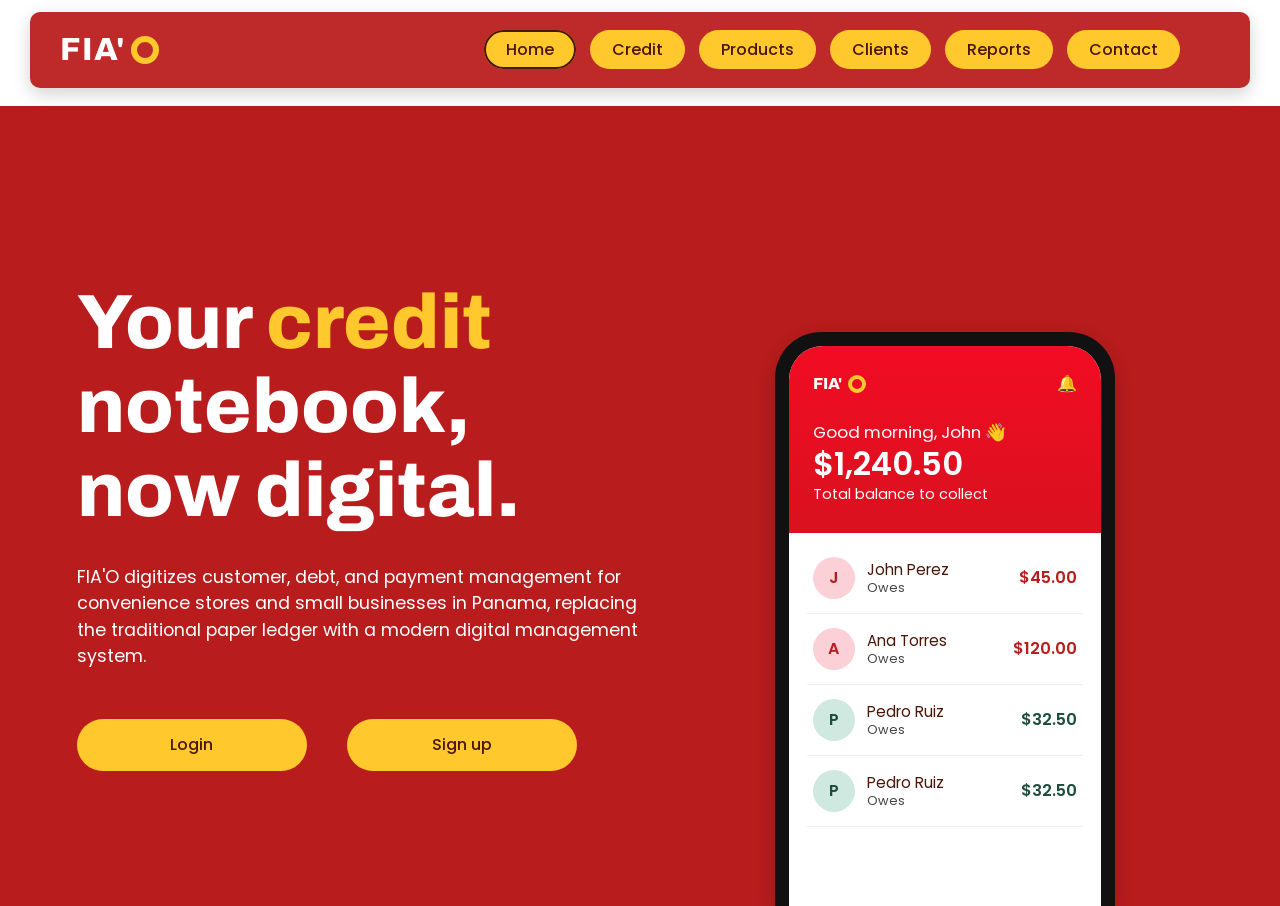
<file: index.html>
<!DOCTYPE html>
<html lang="en">
<head>
  <meta charset="UTF-8">
  <meta name="viewport" content="width=device-width, initial-scale=1.0">
  <title>FIA'O | Home</title>
  <link rel="preconnect" href="https://fonts.googleapis.com">
  <link rel="preconnect" href="https://fonts.gstatic.com" crossorigin>
  <link href="https://fonts.googleapis.com/css2?family=Archivo:wght@700;800&family=Poppins:wght@400;500;600;700&display=swap" rel="stylesheet">
  <link rel="stylesheet" href="styles.css">
</head>
<body>

  <!-- ============ HEADER ============ -->
  <header class="site-header">
    <nav class="navbar">
      <a href="index.html" class="logo">FIA'<span class="ring"></span></a>
      <ul class="nav-links">
        <li><a href="index.html" class="active">Home</a></li>
        <li><a href="credit.html">Credit</a></li>
        <li><a href="products.html">Products</a></li>
        <li><a href="clients.html">Clients</a></li>
        <li><a href="reports.html">Reports</a></li>
        <li><a href="contact.html">Contact</a></li>
      </ul>
    </nav>
  </header>

  <!-- ============ HERO ============ -->
  <main class="hero">
    <section class="hero-text">
      <h1>Your <span>credit</span> notebook, now digital.</h1>
      <p>
        FIA'O digitizes customer, debt, and payment management for convenience
        stores and small businesses in Panama, replacing the traditional paper
        ledger with a modern digital management system.
      </p>
      <div class="hero-actions">
        <a href="login.html" class="btn">Login</a>
        <a href="signup.html" class="btn">Sign up</a>
      </div>
    </section>

    <section class="hero-phone" aria-label="App preview">
      <div class="phone">
        <div class="phone-screen">
          <div class="phone-top">
            <div class="row">
              <span class="phone-logo">FIA' <i></i></span>
              <span>🔔</span>
            </div>
            <p class="greeting">Good morning, John 👋</p>
            <p class="balance">$1,240.50</p>
            <p class="label">Total balance to collect</p>
          </div>

          <ul class="debtor-list">
            <li class="debtor">
              <span class="avatar">J</span>
              <span class="info">John Perez<small>Owes</small></span>
              <span class="amount">$45.00</span>
            </li>
            <li class="debtor">
              <span class="avatar">A</span>
              <span class="info">Ana Torres<small>Owes</small></span>
              <span class="amount">$120.00</span>
            </li>
            <li class="debtor">
              <span class="avatar green">P</span>
              <span class="info">Pedro Ruiz<small>Owes</small></span>
              <span class="amount dark">$32.50</span>
            </li>
            <li class="debtor">
              <span class="avatar green">P</span>
              <span class="info">Pedro Ruiz<small>Owes</small></span>
              <span class="amount dark">$32.50</span>
            </li>
          </ul>
        </div>
      </div>
    </section>
  </main>

</body>
</html>
</file>
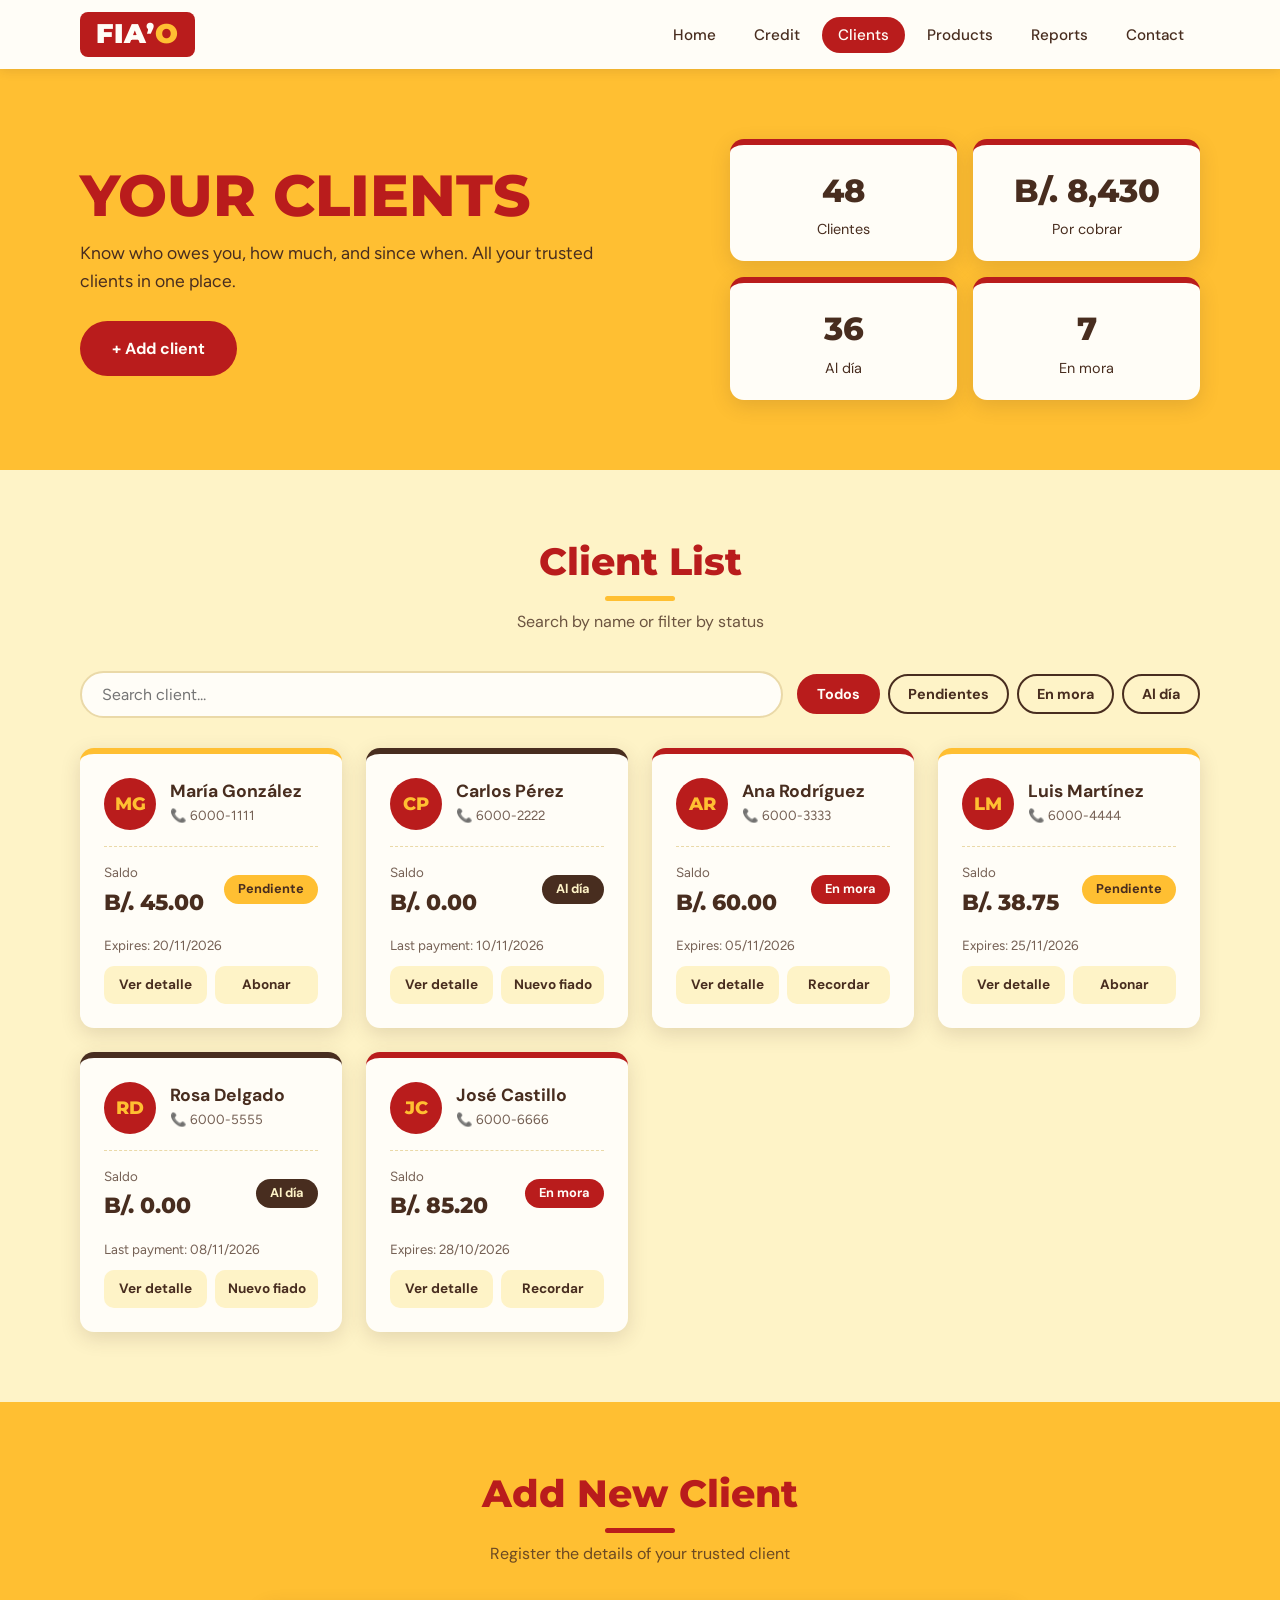
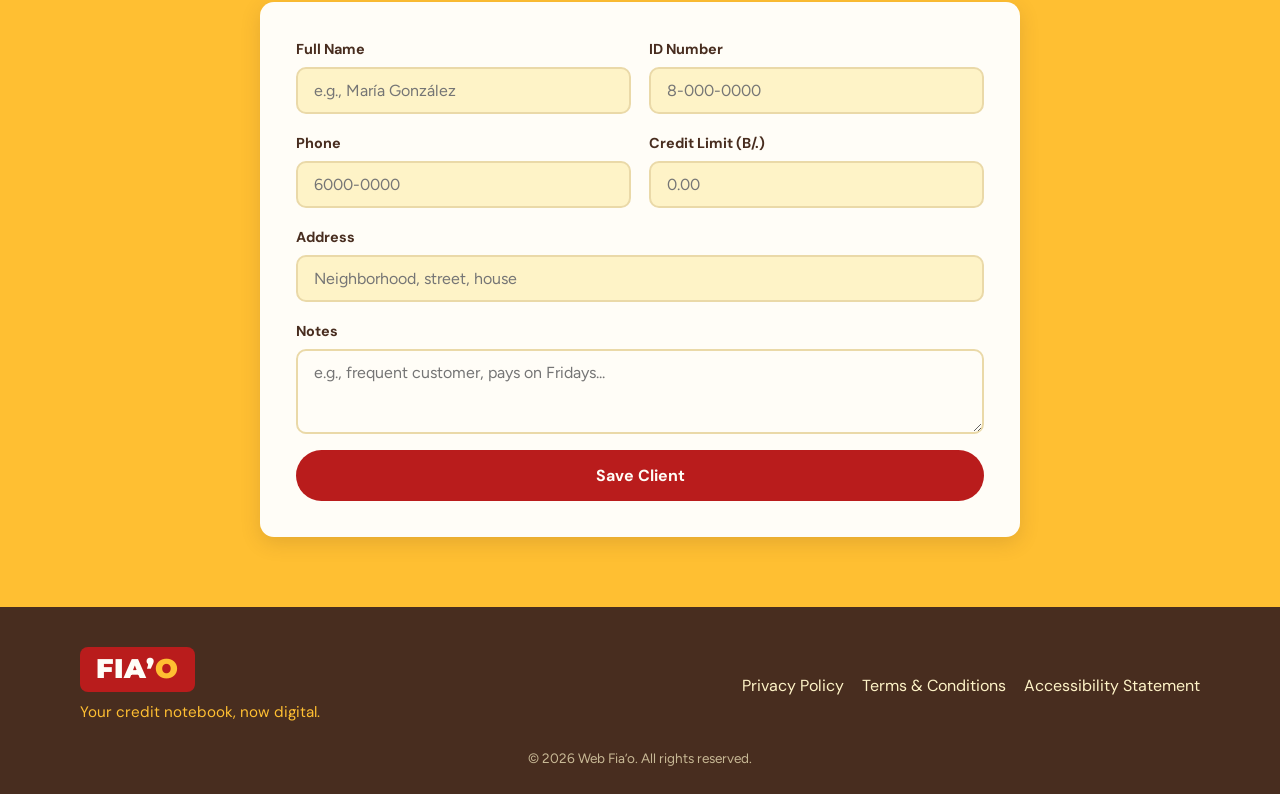
<file: clients.html>
<!DOCTYPE html>
<html lang="es">
<head>
<meta charset="UTF-8">
<meta name="viewport" content="width=device-width, initial-scale=1">
<title>Clientes | Web Fia’o</title>
<link rel="preconnect" href="https://fonts.googleapis.com">
<link rel="preconnect" href="https://fonts.gstatic.com" crossorigin>
<!-- Gotham → Montserrat | Garet → Figtree | DM Sans → DM Sans -->
<link href="https://fonts.googleapis.com/css2?family=DM+Sans:wght@400;500;700&family=Figtree:wght@400;500;600&family=Montserrat:wght@600;700;800;900&display=swap" rel="stylesheet">
<style>
/* ===========================================================
   BRANDING FIA’O
   Colores: #B91C1C · #FFBF32 · #FEF3C7 · #482D1F
   Título: Gotham · Subtítulo: DM Sans · Cuerpo: Garet
   =========================================================== */
:root {
  --rojo:    #B91C1C;
  --amarillo:#FFBF32;
  --crema:   #FEF3C7;
  --cafe:    #482D1F;
  --blanco:  #FFFDF7;

  --font-titulo:    'Gotham', 'Montserrat', sans-serif;
  --font-subtitulo: 'DM Sans', sans-serif;
  --font-cuerpo:    'Garet', 'Figtree', sans-serif;

  --radius: 14px;
  --shadow: 0 6px 20px rgba(72,45,31,.15);
}

* { box-sizing: border-box; margin: 0; padding: 0; }
html { scroll-behavior: smooth; }
body { font-family: var(--font-cuerpo); color: var(--cafe); background: var(--crema); line-height: 1.6; }
h1, h2 { font-family: var(--font-titulo); font-weight: 800; line-height: 1.15; }
h3 { font-family: var(--font-subtitulo); font-weight: 700; line-height: 1.25; }
a { color: inherit; text-decoration: none; }
.container { width: min(1120px, 92%); margin: 0 auto; }

/* ---------- Logo ---------- */
.logo-box { display: inline-block; background: var(--rojo); border-radius: 8px; padding: 6px 16px; font-family: var(--font-titulo); font-weight: 900; font-size: 1.7rem; letter-spacing: 1px; color: var(--blanco); line-height: 1.2; }
.logo-box b { color: var(--amarillo); font-weight: 900; }

/* ---------- Header ---------- */
header { background: var(--blanco); box-shadow: 0 2px 10px rgba(72,45,31,.12); position: sticky; top: 0; z-index: 50; }
.nav { display: flex; align-items: center; justify-content: space-between; padding: 12px 0; flex-wrap: wrap; gap: 10px; }
nav ul { display: flex; list-style: none; gap: 6px; flex-wrap: wrap; }
nav a { padding: 8px 16px; border-radius: 999px; font-family: var(--font-subtitulo); font-weight: 500; font-size: .95rem; transition: .2s; }
nav a:hover { background: var(--crema); color: var(--rojo); }
nav a.active { background: var(--rojo); color: var(--blanco); }

/* ---------- Hero ---------- */
.hero { background: var(--amarillo); padding: 70px 0; }
.hero-grid { display: grid; grid-template-columns: 1.3fr 1fr; gap: 40px; align-items: center; }
.hero h1 { font-size: clamp(2.2rem, 5.5vw, 3.6rem); color: var(--rojo); margin-bottom: 10px; text-transform: uppercase; }
.hero p { font-size: 1.1rem; margin-bottom: 26px; max-width: 520px; }
.btn { display: inline-block; padding: 13px 30px; border-radius: 999px; font-family: var(--font-subtitulo); font-weight: 700; border: 2px solid transparent; cursor: pointer; transition: .2s; font-size: 1rem; }
.btn-primary { background: var(--rojo); color: var(--blanco); }
.btn-primary:hover { background: var(--cafe); transform: translateY(-2px); box-shadow: var(--shadow); }

.mini-stats { display: grid; grid-template-columns: 1fr 1fr; gap: 16px; }
.mini { background: var(--blanco); border-radius: var(--radius); padding: 20px; box-shadow: var(--shadow); border-top: 6px solid var(--rojo); text-align: center; }
.mini strong { display: block; font-family: var(--font-titulo); font-weight: 800; font-size: 2rem; color: var(--cafe); }
.mini span { font-family: var(--font-subtitulo); font-size: .9rem; }

/* ---------- Secciones ---------- */
section { padding: 70px 0; }
.section-title { text-align: center; margin-bottom: 36px; }
.section-title h2 { font-size: clamp(1.7rem, 3.5vw, 2.4rem); color: var(--rojo); }
.section-title p { margin-top: 8px; font-family: var(--font-subtitulo); opacity: .8; }
.section-title h2::after { content: ""; display: block; width: 70px; height: 5px; background: var(--amarillo); border-radius: 4px; margin: 12px auto 0; }

/* ---------- Buscador y filtros ---------- */
.toolbar { display: flex; gap: 14px; flex-wrap: wrap; margin-bottom: 30px; align-items: center; }
.search { flex: 1; min-width: 240px; }
input, select, textarea { width: 100%; padding: 12px 16px; border: 2px solid #ead9a8; border-radius: 999px; font-family: var(--font-cuerpo); font-size: 1rem; background: var(--blanco); color: var(--cafe); }
textarea { border-radius: 10px; }
.form-box input, .form-box select { border-radius: 10px; background: var(--crema); }
input:focus, select:focus, textarea:focus { outline: none; border-color: var(--rojo); }
.filters { display: flex; gap: 8px; flex-wrap: wrap; }
.chip { padding: 9px 18px; border-radius: 999px; border: 2px solid var(--cafe); background: transparent; color: var(--cafe); font-family: var(--font-subtitulo); font-weight: 700; font-size: .9rem; cursor: pointer; transition: .2s; }
.chip:hover { background: var(--cafe); color: var(--amarillo); }
.chip.active { background: var(--rojo); border-color: var(--rojo); color: var(--blanco); }

/* ---------- Tarjetas de clientes ---------- */
.clients { display: grid; grid-template-columns: repeat(auto-fill, minmax(260px, 1fr)); gap: 24px; }
.client { background: var(--blanco); border-radius: var(--radius); padding: 24px; box-shadow: var(--shadow); transition: .2s; border-top: 6px solid var(--amarillo); }
.client:hover { transform: translateY(-4px); }
.client.late { border-top-color: var(--rojo); }
.client.paid { border-top-color: var(--cafe); }
.client-head { display: flex; align-items: center; gap: 14px; margin-bottom: 16px; }
.avatar { width: 52px; height: 52px; border-radius: 50%; background: var(--rojo); color: var(--amarillo); display: grid; place-items: center; font-family: var(--font-titulo); font-weight: 800; font-size: 1.1rem; flex-shrink: 0; }
.client h3 { font-size: 1.1rem; }
.client small { opacity: .75; }
.debt { display: flex; justify-content: space-between; align-items: center; padding: 12px 0; border-top: 1px dashed #ead9a8; }
.debt strong { font-family: var(--font-titulo); font-weight: 800; font-size: 1.4rem; }
.badge { padding: 4px 14px; border-radius: 999px; font-family: var(--font-subtitulo); font-size: .8rem; font-weight: 700; }
.badge.ok   { background: var(--cafe); color: var(--crema); }
.badge.wait { background: var(--amarillo); color: var(--cafe); }
.badge.late { background: var(--rojo); color: var(--blanco); }
.client-actions { display: flex; gap: 8px; margin-top: 8px; }
.client-actions a { flex: 1; text-align: center; padding: 8px; border-radius: 10px; background: var(--crema); font-family: var(--font-subtitulo); font-weight: 700; font-size: .85rem; transition: .2s; }
.client-actions a:hover { background: var(--rojo); color: var(--blanco); }
.empty { text-align: center; padding: 40px; font-family: var(--font-subtitulo); display: none; }

/* ---------- Formulario ---------- */
#nuevo { background: var(--amarillo); }
.form-box { background: var(--blanco); border-radius: var(--radius); box-shadow: var(--shadow); padding: 36px; max-width: 760px; margin: 0 auto; }
.form-grid { display: grid; grid-template-columns: 1fr 1fr; gap: 18px; }
.form-grid .full { grid-column: 1 / -1; }
label { display: block; font-family: var(--font-subtitulo); font-weight: 700; font-size: .9rem; margin-bottom: 6px; }
.form-box .btn { width: 100%; margin-top: 8px; background: var(--rojo); color: var(--blanco); }
.form-box .btn:hover { background: var(--cafe); }
#nuevo .section-title h2::after { background: var(--rojo); }

/* ---------- Footer ---------- */
footer { background: var(--cafe); color: var(--crema); padding: 40px 0 24px; }
.foot { display: flex; justify-content: space-between; align-items: center; flex-wrap: wrap; gap: 20px; }
.tagline { font-family: var(--font-subtitulo); font-size: .95rem; margin-top: 8px; color: var(--amarillo); }
footer ul { list-style: none; display: flex; gap: 18px; flex-wrap: wrap; font-family: var(--font-subtitulo); }
footer a:hover { color: var(--amarillo); }
.copy { text-align: center; margin-top: 24px; font-size: .85rem; opacity: .7; }

@media (max-width: 800px) {
  .hero-grid { grid-template-columns: 1fr; }
  .form-grid { grid-template-columns: 1fr; }
}
</style>
</head>
<body>

<header>
  <div class="container nav">
    <a href="https://luzconcepcion084.wixstudio.com/my-site-6" class="logo-box">FIA’<b>O</b></a>
    <nav>
      <ul>
        <li><a href="https://luzconcepcion084.wixstudio.com/my-site-6">Home</a></li>
        <li><a href="https://luzconcepcion084.wixstudio.com/my-site-6/home-1">Credit</a></li>
        <li><a href="https://luzconcepcion084.wixstudio.com/my-site-6/home-1-2" class="active">Clients</a></li>
        <li><a href="https://luzconcepcion084.wixstudio.com/my-site-6/home-1-1">Products</a></li>
        <li><a href="https://luzconcepcion084.wixstudio.com/my-site-6/home-1-2-1">Reports</a></li>
        <li><a href="https://luzconcepcion084.wixstudio.com/my-site-6/home-1-2-2">Contact</a></li>
      </ul>
    </nav>
  </div>
</header>

<main>
  <!-- HERO -->
  <div class="hero">
    <div class="container hero-grid">
      <div>
        <h1>Your clients</h1>
        <p>Know who owes you, how much, and since when. All your trusted clients in one place.</p>
        <a href="#nuevo" class="btn btn-primary">+ Add client</a>
      </div>
      <div class="mini-stats">
        <div class="mini"><strong>48</strong><span>Clientes</span></div>
        <div class="mini"><strong>B/. 8,430</strong><span>Por cobrar</span></div>
        <div class="mini"><strong>36</strong><span>Al día</span></div>
        <div class="mini"><strong>7</strong><span>En mora</span></div>
      </div>
    </div>
  </div>

  <!-- LISTADO -->
  <section id="lista">
    <div class="container">
      <div class="section-title">
        <h2>Client List</h2>
        <p>Search by name or filter by status</p>
      </div>

      <div class="toolbar">
        <div class="search"><input type="search" id="buscar" placeholder=" Search client..."></div>
        <div class="filters">
          <button class="chip active" data-filter="todos">Todos</button>
          <button class="chip" data-filter="wait">Pendientes</button>
          <button class="chip" data-filter="late">En mora</button>
          <button class="chip" data-filter="paid">Al día</button>
        </div>
      </div>

      <div class="clients" id="clientes">
        <article class="client" data-estado="wait" data-nombre="maría gonzález">
          <div class="client-head"><div class="avatar">MG</div><div><h3>María González</h3><small>📞 6000-1111</small></div></div>
          <div class="debt"><div><small>Saldo</small><br><strong>B/. 45.00</strong></div><span class="badge wait">Pendiente</span></div>
          <small>Expires: 20/11/2026</small>
          <div class="client-actions"><a href="#">Ver detalle</a><a href="#">Abonar</a></div>
        </article>

        <article class="client paid" data-estado="paid" data-nombre="carlos pérez">
          <div class="client-head"><div class="avatar">CP</div><div><h3>Carlos Pérez</h3><small>📞 6000-2222</small></div></div>
          <div class="debt"><div><small>Saldo</small><br><strong>B/. 0.00</strong></div><span class="badge ok">Al día</span></div>
          <small>Last payment: 10/11/2026</small>
          <div class="client-actions"><a href="#">Ver detalle</a><a href="#">Nuevo fiado</a></div>
        </article>

        <article class="client late" data-estado="late" data-nombre="ana rodríguez">
          <div class="client-head"><div class="avatar">AR</div><div><h3>Ana Rodríguez</h3><small>📞 6000-3333</small></div></div>
          <div class="debt"><div><small>Saldo</small><br><strong>B/. 60.00</strong></div><span class="badge late">En mora</span></div>
          <small>Expires: 05/11/2026</small>
          <div class="client-actions"><a href="#">Ver detalle</a><a href="#">Recordar</a></div>
        </article>

        <article class="client" data-estado="wait" data-nombre="luis martínez">
          <div class="client-head"><div class="avatar">LM</div><div><h3>Luis Martínez</h3><small>📞 6000-4444</small></div></div>
          <div class="debt"><div><small>Saldo</small><br><strong>B/. 38.75</strong></div><span class="badge wait">Pendiente</span></div>
          <small>Expires: 25/11/2026</small>
          <div class="client-actions"><a href="#">Ver detalle</a><a href="#">Abonar</a></div>
        </article>

        <article class="client paid" data-estado="paid" data-nombre="rosa delgado">
          <div class="client-head"><div class="avatar">RD</div><div><h3>Rosa Delgado</h3><small>📞 6000-5555</small></div></div>
          <div class="debt"><div><small>Saldo</small><br><strong>B/. 0.00</strong></div><span class="badge ok">Al día</span></div>
          <small>Last payment: 08/11/2026</small>
          <div class="client-actions"><a href="#">Ver detalle</a><a href="#">Nuevo fiado</a></div>
        </article>

        <article class="client late" data-estado="late" data-nombre="josé castillo">
          <div class="client-head"><div class="avatar">JC</div><div><h3>José Castillo</h3><small>📞 6000-6666</small></div></div>
          <div class="debt"><div><small>Saldo</small><br><strong>B/. 85.20</strong></div><span class="badge late">En mora</span></div>
          <small>Expires: 28/10/2026</small>
          <div class="client-actions"><a href="#">Ver detalle</a><a href="#">Recordar</a></div>
        </article>
      </div>
      <p class="empty" id="vacio">No clients found with that criteria.</p>
    </div>
  </section>

  <!-- FORMULARIO -->
  <section id="nuevo">
    <div class="container">
      <div class="section-title">
        <h2>Add New Client</h2>
        <p>Register the details of your trusted client</p>
      </div>
      <form class="form-box" onsubmit="event.preventDefault(); alert('Client saved successfully ✔'); this.reset();">
        <div class="form-grid">
          <div><label for="nombre">Full Name</label><input id="nombre" type="text" placeholder="e.g., María González" required></div>
          <div><label for="cedula">ID Number</label><input id="cedula" type="text" placeholder="8-000-0000"></div>
          <div><label for="tel">Phone</label><input id="tel" type="tel" placeholder="6000-0000" required></div>
          <div><label for="limite">Credit Limit (B/.)</label><input id="limite" type="number" min="0" step="0.01" placeholder="0.00" required></div>
          <div class="full"><label for="dir">Address</label><input id="dir" type="text" placeholder="Neighborhood, street, house"></div>
          <div class="full"><label for="notas">Notes</label><textarea id="notas" rows="3" placeholder="e.g., frequent customer, pays on Fridays..."></textarea></div>
        </div>
        <button type="submit" class="btn">Save Client</button>
      </form>
    </div>
  </section>
</main>

<footer>
  <div class="container">
    <div class="foot">
      <div>
        <span class="logo-box">FIA’<b>O</b></span>
        <p class="tagline">Your credit notebook, now digital.</p>
      </div>
      <ul>
        <li><a href="#">Privacy Policy</a></li>
        <li><a href="#">Terms &amp; Conditions</a></li>
        <li><a href="#">Accessibility Statement</a></li>
      </ul>
    </div>
    <p class="copy">© 2026 Web Fia’o. All rights reserved.</p>
  </div>
</footer>

<script>
  const buscar = document.getElementById('buscar');
  const chips = document.querySelectorAll('.chip');
  const tarjetas = document.querySelectorAll('.client');
  const vacio = document.getElementById('vacio');
  let filtro = 'todos';

  function aplicar() {
    const q = buscar.value.trim().toLowerCase();
    let visibles = 0;
    tarjetas.forEach(t => {
      const okNombre = t.dataset.nombre.includes(q);
      const okEstado = filtro === 'todos' || t.dataset.estado === filtro;
      const mostrar = okNombre && okEstado;
      t.style.display = mostrar ? '' : 'none';
      if (mostrar) visibles++;
    });
    vacio.style.display = visibles ? 'none' : 'block';
  }

  buscar.addEventListener('input', aplicar);
  chips.forEach(c => c.addEventListener('click', () => {
    chips.forEach(x => x.classList.remove('active'));
    c.classList.add('active');
    filtro = c.dataset.filter;
    aplicar();
  }));
</script>

</body>
</html>
</file>
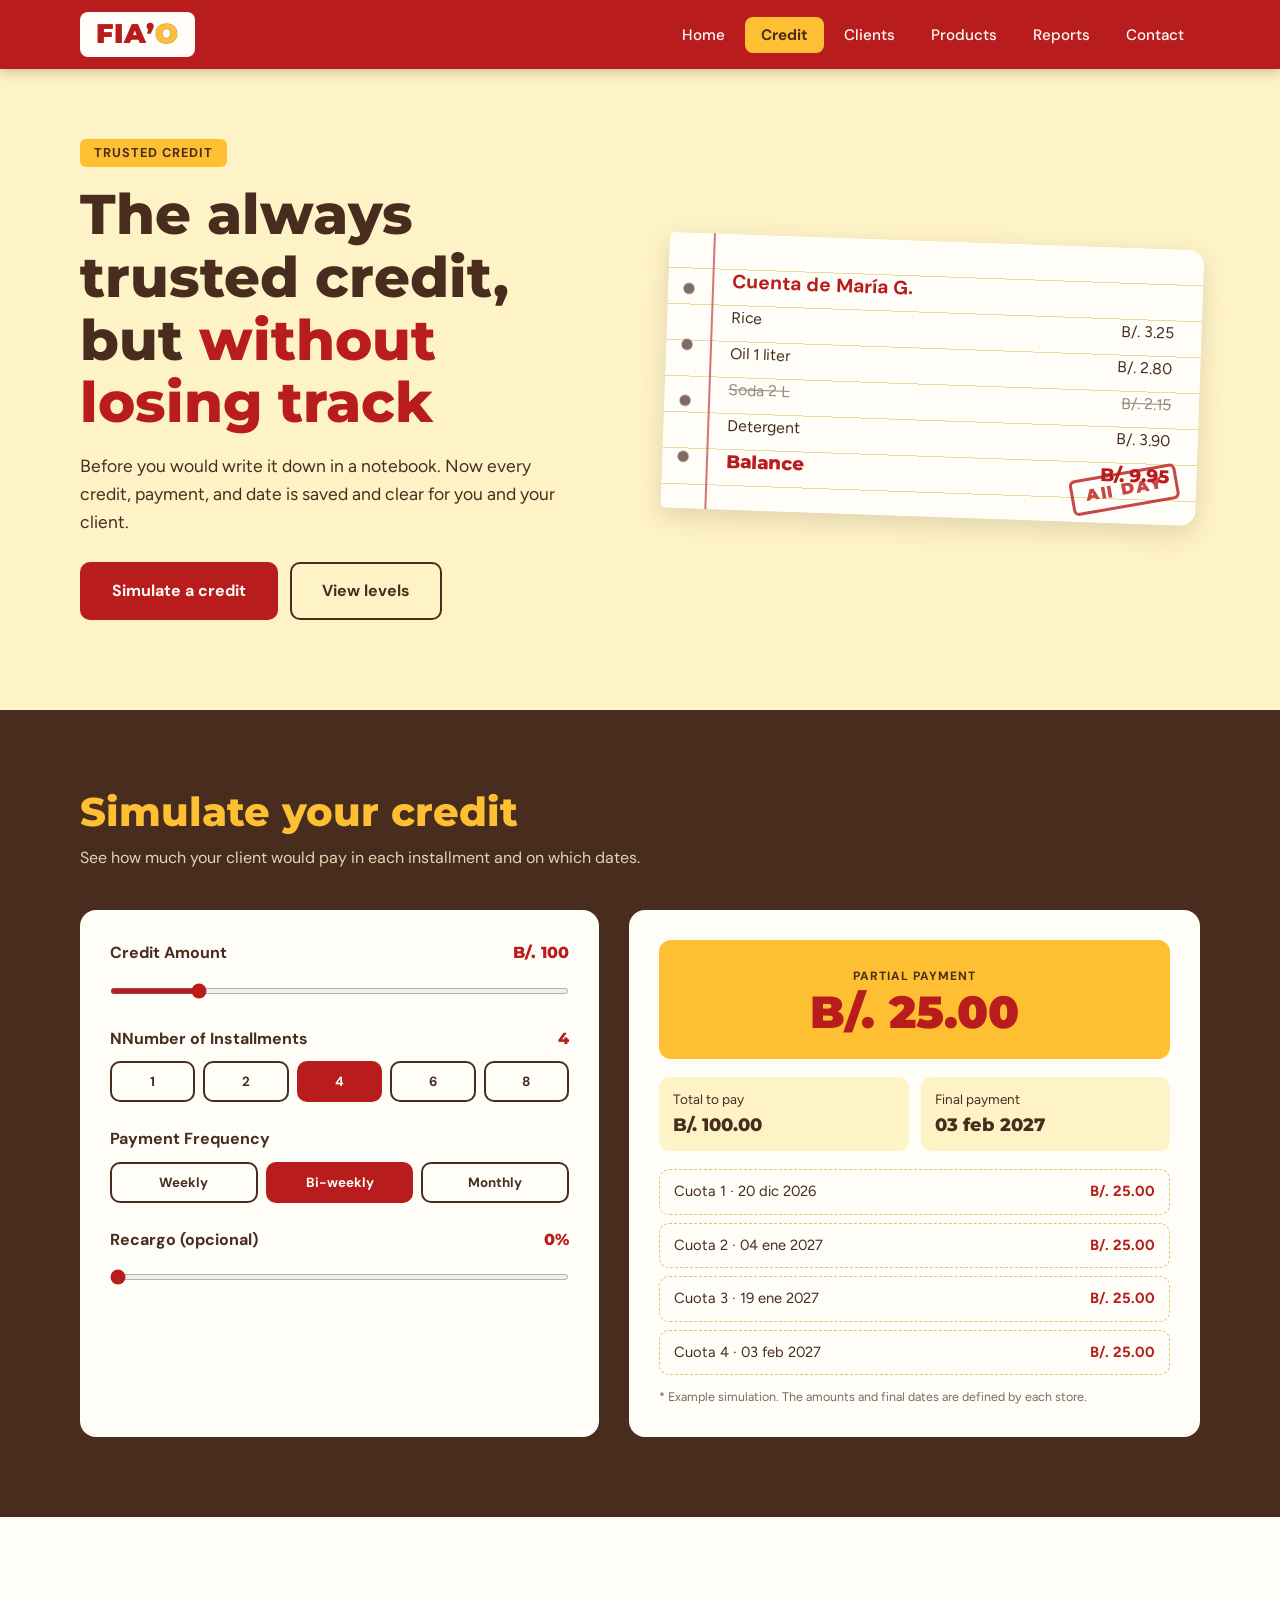
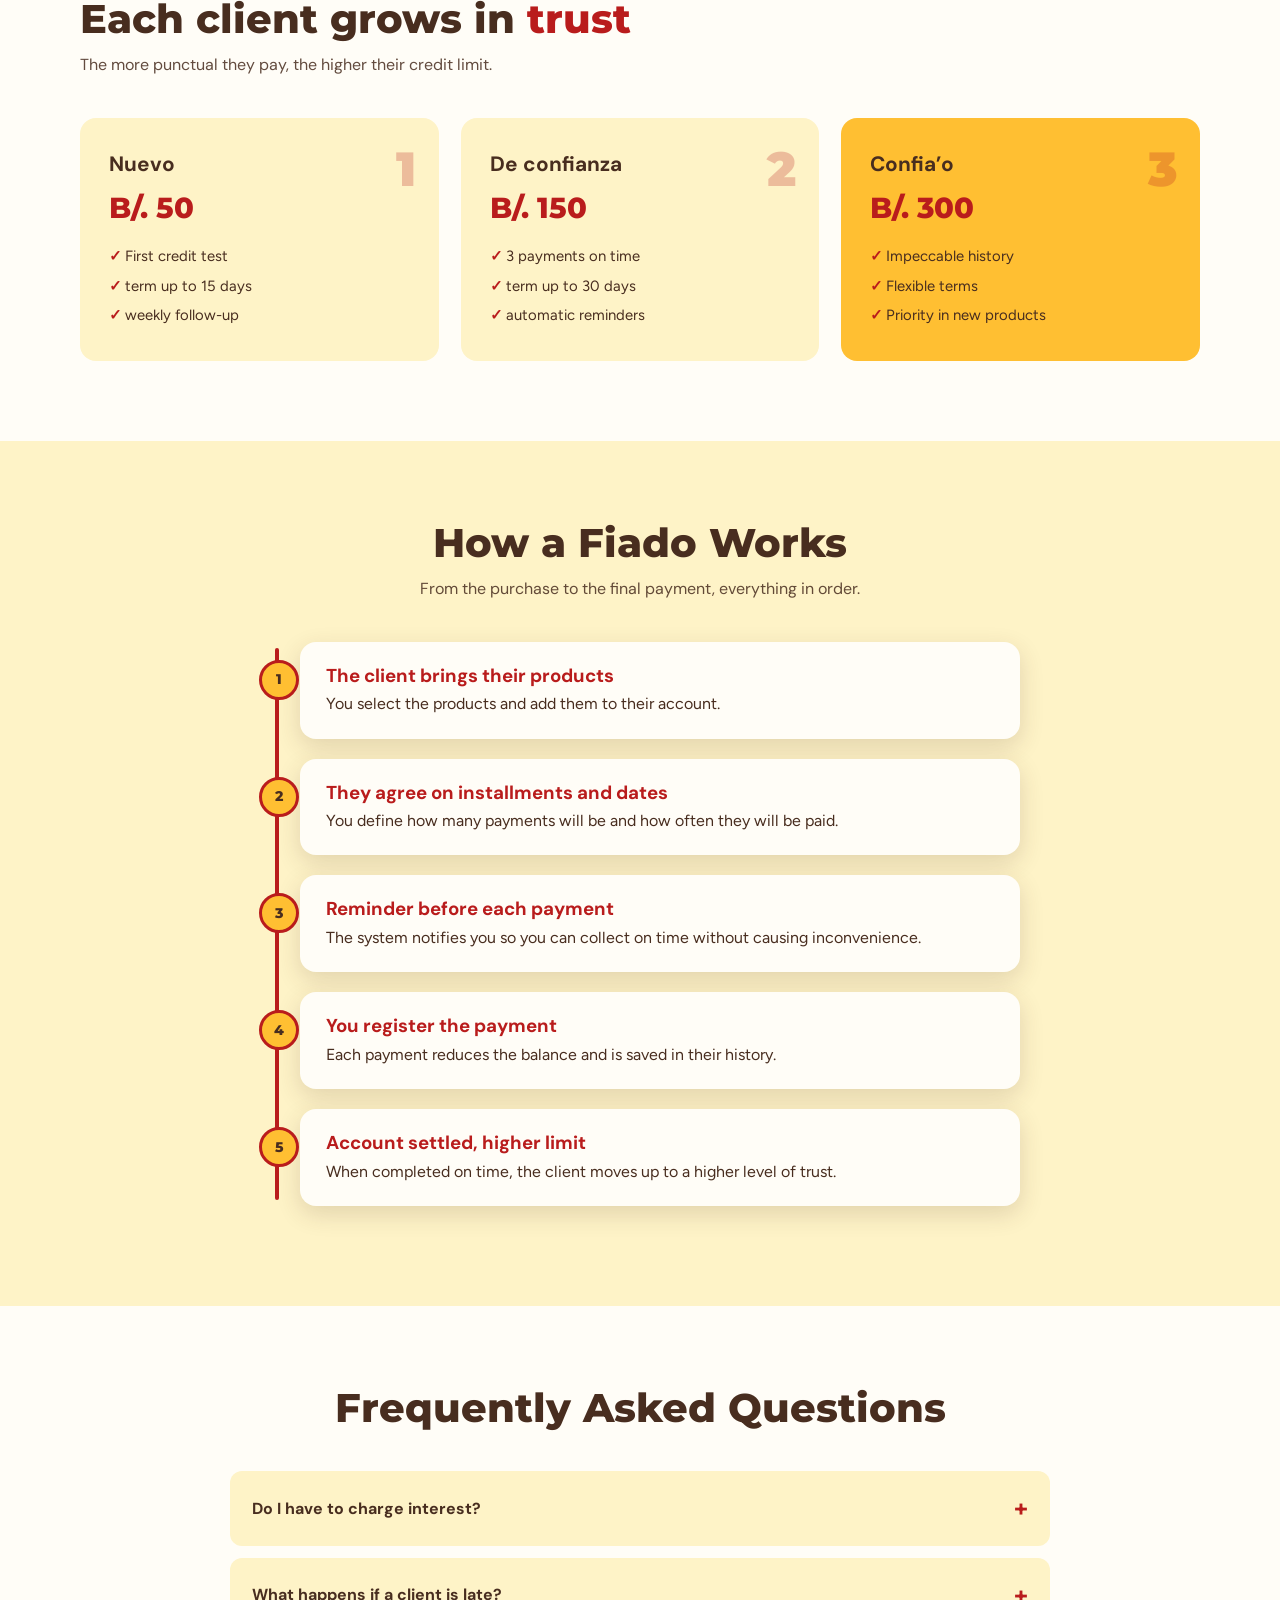
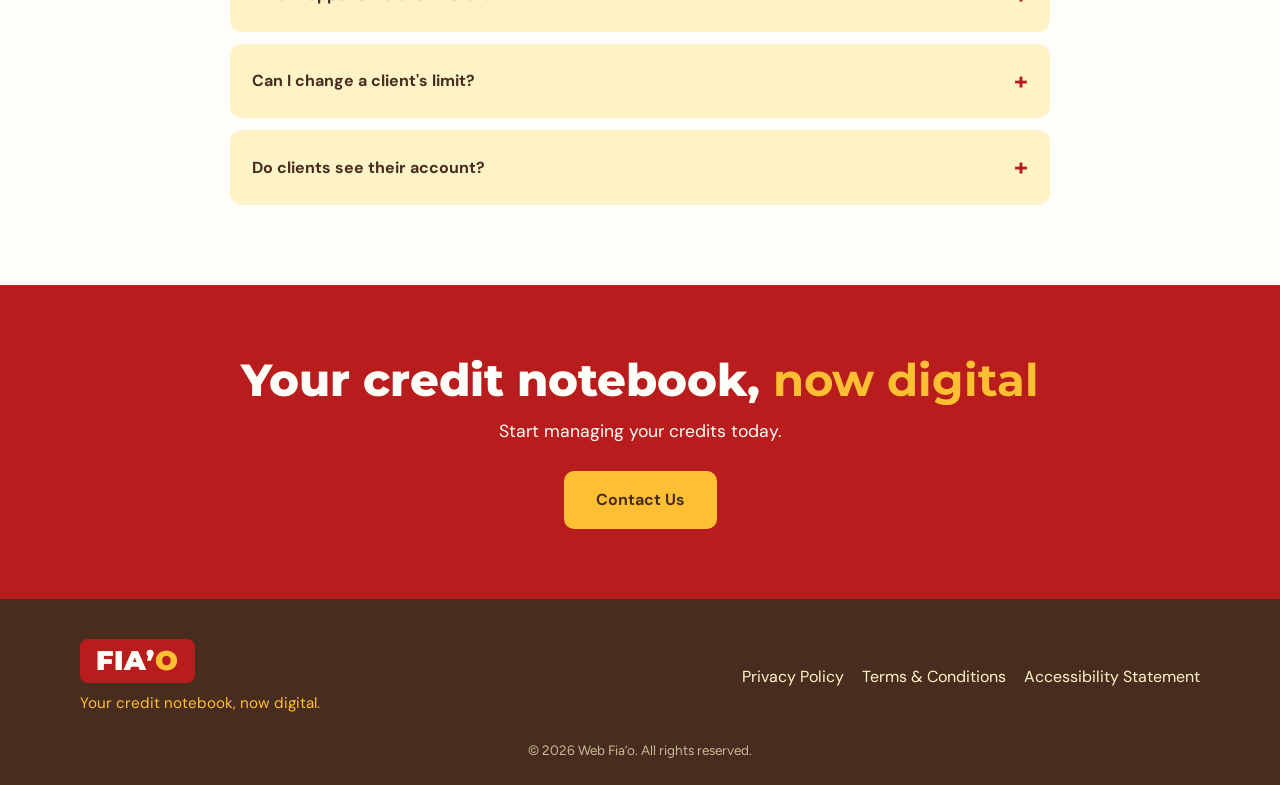
<file: credit.html>
<!DOCTYPE html>
<html lang="es">
<head>
<meta charset="UTF-8">
<meta name="viewport" content="width=device-width, initial-scale=1">
<title>Credit | Web Fia’o</title>
<link rel="preconnect" href="https://fonts.googleapis.com">
<link rel="preconnect" href="https://fonts.gstatic.com" crossorigin>
<!-- Gotham → Montserrat | Garet → Figtree | DM Sans → DM Sans -->
<link href="https://fonts.googleapis.com/css2?family=DM+Sans:wght@400;500;700&family=Figtree:wght@400;500;600&family=Montserrat:wght@600;700;800;900&display=swap" rel="stylesheet">
<style>
/* ===========================================================
   BRANDING FIA’O
   Colores: #B91C1C · #FFBF32 · #FEF3C7 · #482D1F
   Título: Gotham · Subtítulo: DM Sans · Cuerpo: Garet
   =========================================================== */
:root {
  --rojo:    #B91C1C;
  --amarillo:#FFBF32;
  --crema:   #FEF3C7;
  --cafe:    #482D1F;
  --blanco:  #FFFDF7;

  --font-titulo:    'Gotham', 'Montserrat', sans-serif;
  --font-subtitulo: 'DM Sans', sans-serif;
  --font-cuerpo:    'Garet', 'Figtree', sans-serif;

  --radius: 16px;
  --shadow: 0 8px 24px rgba(72,45,31,.16);
}

* { box-sizing: border-box; margin: 0; padding: 0; }
html { scroll-behavior: smooth; }
body { font-family: var(--font-cuerpo); color: var(--cafe); background: var(--blanco); line-height: 1.6; }
h1, h2 { font-family: var(--font-titulo); font-weight: 800; line-height: 1.12; }
h3 { font-family: var(--font-subtitulo); font-weight: 700; line-height: 1.25; }
a { color: inherit; text-decoration: none; }
button { font-family: inherit; }
.container { width: min(1120px, 92%); margin: 0 auto; }

/* ---------- Logo ---------- */
.logo-box { display: inline-block; background: var(--rojo); border-radius: 8px; padding: 6px 16px; font-family: var(--font-titulo); font-weight: 900; font-size: 1.7rem; letter-spacing: 1px; color: var(--blanco); line-height: 1.2; }
.logo-box b { color: var(--amarillo); font-weight: 900; }

/* ---------- Header (rojo) ---------- */
header { background: var(--rojo); position: sticky; top: 0; z-index: 50; box-shadow: 0 2px 12px rgba(0,0,0,.25); }
.nav { display: flex; align-items: center; justify-content: space-between; padding: 12px 0; flex-wrap: wrap; gap: 10px; }
header .logo-box { background: var(--blanco); color: var(--rojo); }
header .logo-box b { color: var(--amarillo); text-shadow: 0 0 1px var(--cafe); }
nav ul { display: flex; list-style: none; gap: 4px; flex-wrap: wrap; }
nav a { padding: 8px 16px; border-radius: 8px; font-family: var(--font-subtitulo); font-weight: 500; font-size: .95rem; color: var(--blanco); transition: .2s; }
nav a:hover { background: rgba(255,255,255,.15); }
nav a.active { background: var(--amarillo); color: var(--cafe); font-weight: 700; }

/* ---------- Hero libreta ---------- */
.hero { background: var(--crema); padding: 70px 0 90px; }
.hero-grid { display: grid; grid-template-columns: 1fr 1fr; gap: 50px; align-items: center; }
.kicker { display: inline-block; background: var(--amarillo); padding: 4px 14px; border-radius: 6px; font-family: var(--font-subtitulo); font-weight: 700; font-size: .8rem; letter-spacing: 1px; text-transform: uppercase; margin-bottom: 16px; }
.hero h1 { font-size: clamp(2.2rem, 5vw, 3.5rem); margin-bottom: 18px; }
.hero h1 span { color: var(--rojo); }
.hero p { font-size: 1.1rem; max-width: 480px; margin-bottom: 26px; }
.btn { display: inline-block; padding: 14px 30px; border-radius: 10px; font-family: var(--font-subtitulo); font-weight: 700; border: 2px solid transparent; cursor: pointer; transition: .2s; font-size: 1rem; }
.btn-red { background: var(--rojo); color: var(--blanco); }
.btn-red:hover { background: var(--cafe); transform: translateY(-2px); }
.btn-line { border-color: var(--cafe); color: var(--cafe); margin-left: 8px; }
.btn-line:hover { background: var(--cafe); color: var(--amarillo); }

.notebook { position: relative; background: var(--blanco); border-radius: 6px 16px 16px 6px; padding: 30px 28px 30px 64px; box-shadow: var(--shadow); transform: rotate(2deg);
  background-image: repeating-linear-gradient(transparent 0, transparent 35px, #ecd9a0 35px, #ecd9a0 36px); }
.notebook::before { content: ""; position: absolute; left: 44px; top: 0; bottom: 0; width: 2px; background: var(--rojo); opacity: .6; }
.notebook::after { content: ""; position: absolute; left: 14px; top: 28px; bottom: 28px; width: 14px;
  background: radial-gradient(circle, var(--cafe) 5px, transparent 6px) 0 0 / 14px 56px repeat-y; opacity: .7; }
.notebook h3 { color: var(--rojo); font-size: 1.2rem; line-height: 36px; }
.notebook .row { display: flex; justify-content: space-between; line-height: 36px; font-size: .98rem; }
.notebook .row.tot { font-family: var(--font-titulo); font-weight: 800; color: var(--rojo); font-size: 1.15rem; }
.notebook .pagado { text-decoration: line-through; opacity: .55; }
.stamp { position: absolute; right: 18px; bottom: 16px; border: 3px solid var(--rojo); color: var(--rojo); font-family: var(--font-titulo); font-weight: 900; padding: 2px 12px; border-radius: 6px; transform: rotate(-12deg); letter-spacing: 2px; opacity: .8; }

/* ---------- Secciones ---------- */
section { padding: 80px 0; }
.title { margin-bottom: 40px; max-width: 640px; }
.title h2 { font-size: clamp(1.8rem, 3.5vw, 2.5rem); color: var(--cafe); }
.title h2 em { font-style: normal; color: var(--rojo); }
.title p { margin-top: 10px; font-family: var(--font-subtitulo); opacity: .85; }

/* ---------- Simulador ---------- */
.sim { background: var(--cafe); color: var(--crema); }
.sim .title h2 { color: var(--amarillo); }
.sim-grid { display: grid; grid-template-columns: 1fr 1.1fr; gap: 30px; }
.panel { background: var(--blanco); color: var(--cafe); border-radius: var(--radius); padding: 30px; }
.field { margin-bottom: 24px; }
.field label { display: flex; justify-content: space-between; font-family: var(--font-subtitulo); font-weight: 700; margin-bottom: 10px; }
.field label span { color: var(--rojo); font-family: var(--font-titulo); font-weight: 800; }
input[type=range] { width: 100%; accent-color: var(--rojo); height: 6px; }
.opts { display: flex; gap: 8px; flex-wrap: wrap; }
.opt { flex: 1; min-width: 70px; padding: 10px; border: 2px solid var(--cafe); background: transparent; color: var(--cafe); border-radius: 10px; font-family: var(--font-subtitulo); font-weight: 700; cursor: pointer; transition: .2s; }
.opt:hover { background: var(--crema); }
.opt.on { background: var(--rojo); border-color: var(--rojo); color: var(--blanco); }

.result { display: flex; flex-direction: column; }
.big { background: var(--amarillo); border-radius: 12px; padding: 22px; text-align: center; margin-bottom: 18px; }
.big small { font-family: var(--font-subtitulo); font-weight: 700; text-transform: uppercase; letter-spacing: 1px; font-size: .75rem; }
.big strong { display: block; font-family: var(--font-titulo); font-weight: 900; font-size: 2.8rem; color: var(--rojo); line-height: 1.1; }
.summary { display: grid; grid-template-columns: 1fr 1fr; gap: 12px; margin-bottom: 18px; }
.summary div { background: var(--crema); border-radius: 10px; padding: 12px 14px; font-size: .85rem; }
.summary strong { display: block; font-family: var(--font-titulo); font-weight: 800; font-size: 1.1rem; }
.cal { list-style: none; display: grid; gap: 8px; max-height: 210px; overflow-y: auto; }
.cal li { display: flex; justify-content: space-between; padding: 10px 14px; background: var(--blanco); border: 1px dashed #d9c27a; border-radius: 10px; font-size: .92rem; }
.cal li b { color: var(--rojo); }
.note { margin-top: 12px; font-size: .78rem; opacity: .7; }

/* ---------- Niveles ---------- */
.levels { display: grid; grid-template-columns: repeat(3, 1fr); gap: 22px; }
.level { background: var(--crema); border-radius: var(--radius); padding: 30px 26px; position: relative; border: 3px solid transparent; transition: .2s; }
.level:hover { border-color: var(--rojo); transform: translateY(-4px); }
.level.top { background: var(--amarillo); }
.level .num { font-family: var(--font-titulo); font-weight: 900; font-size: 3rem; color: var(--rojo); opacity: .25; position: absolute; right: 20px; top: 10px; }
.level h3 { font-size: 1.3rem; margin-bottom: 4px; }
.level .lim { font-family: var(--font-titulo); font-weight: 800; font-size: 1.8rem; color: var(--rojo); margin: 8px 0 14px; }
.level ul { list-style: none; display: grid; gap: 6px; font-size: .93rem; }
.level li::before { content: "✓ "; color: var(--rojo); font-weight: 800; }

/* ---------- Línea de tiempo ---------- */
.steps { background: var(--crema); }
.timeline { position: relative; max-width: 760px; margin: 0 auto; padding-left: 40px; }
.timeline::before { content: ""; position: absolute; left: 15px; top: 6px; bottom: 6px; width: 4px; background: var(--rojo); border-radius: 4px; }
.step { position: relative; background: var(--blanco); border-radius: var(--radius); padding: 22px 26px; margin-bottom: 20px; box-shadow: var(--shadow); }
.step::before { content: attr(data-n); position: absolute; left: -41px; top: 18px; width: 34px; height: 34px; background: var(--amarillo); border: 3px solid var(--rojo); border-radius: 50%; display: grid; place-items: center; font-family: var(--font-titulo); font-weight: 800; font-size: .9rem; }
.step h3 { color: var(--rojo); margin-bottom: 4px; }

/* ---------- FAQ ---------- */
.faq { max-width: 820px; margin: 0 auto; display: grid; gap: 12px; }
details { background: var(--crema); border-radius: 12px; padding: 0 22px; }
summary { cursor: pointer; padding: 18px 0; font-family: var(--font-subtitulo); font-weight: 700; list-style: none; display: flex; justify-content: space-between; align-items: center; gap: 12px; }
summary::-webkit-details-marker { display: none; }
summary::after { content: "+"; font-size: 1.5rem; color: var(--rojo); font-weight: 800; transition: .2s; }
details[open] summary::after { transform: rotate(45deg); }
details p { padding-bottom: 18px; }
details[open] { box-shadow: inset 4px 0 0 var(--rojo); }

/* ---------- CTA ---------- */
.cta { background: var(--rojo); color: var(--blanco); text-align: center; padding: 70px 0; }
.cta h2 { font-size: clamp(1.8rem, 4vw, 2.8rem); }
.cta h2 b { color: var(--amarillo); }
.cta p { margin: 12px 0 26px; font-family: var(--font-subtitulo); font-size: 1.1rem; }
.cta .btn { background: var(--amarillo); color: var(--cafe); }
.cta .btn:hover { background: var(--blanco); }

/* ---------- Footer ---------- */
footer { background: var(--cafe); color: var(--crema); padding: 40px 0 24px; }
.foot { display: flex; justify-content: space-between; align-items: center; flex-wrap: wrap; gap: 20px; }
.tagline { font-family: var(--font-subtitulo); font-size: .95rem; margin-top: 8px; color: var(--amarillo); }
footer ul { list-style: none; display: flex; gap: 18px; flex-wrap: wrap; font-family: var(--font-subtitulo); }
footer a:hover { color: var(--amarillo); }
.copy { text-align: center; margin-top: 24px; font-size: .85rem; opacity: .7; }

@media (max-width: 860px) {
  .hero-grid, .sim-grid { grid-template-columns: 1fr; }
  .levels { grid-template-columns: 1fr; }
  .notebook { transform: none; }
  .btn-line { margin: 10px 0 0 0; }
}
</style>
</head>
<body>

<header>
  <div class="container nav">
    <a href="https://luzconcepcion084.wixstudio.com/my-site-6" class="logo-box">FIA’<b>O</b></a>
    <nav>
      <ul>
        <li><a href="https://luzconcepcion084.wixstudio.com/my-site-6">Home</a></li>
        <li><a href="https://luzconcepcion084.wixstudio.com/my-site-6/home-1" class="active">Credit</a></li>
        <li><a href="https://luzconcepcion084.wixstudio.com/my-site-6/home-1-2">Clients</a></li>
        <li><a href="https://luzconcepcion084.wixstudio.com/my-site-6/home-1-1">Products</a></li>
        <li><a href="https://luzconcepcion084.wixstudio.com/my-site-6/home-1-2-1">Reports</a></li>
        <li><a href="https://luzconcepcion084.wixstudio.com/my-site-6/home-1-2-2">Contact</a></li>
      </ul>
    </nav>
  </div>
</header>

<main>
  <!-- HERO LIBRETA -->
  <div class="hero">
    <div class="container hero-grid">
      <div>
        <span class="kicker">trusted credit</span>
        <h1>The always trusted credit, but <span>without losing track</span></h1>
        <p>Before you would write it down in a notebook. Now every credit, payment, and date is saved and clear for you and your client.</p>
        <a href="#simulador" class="btn btn-red">Simulate a credit</a>
        <a href="#niveles" class="btn btn-line">View levels</a>
      </div>
      <div class="notebook" aria-hidden="true">
        <h3>Cuenta de María G.</h3>
        <div class="row"><span>Rice </span><span>B/. 3.25</span></div>
        <div class="row"><span>Oil 1 liter</span><span>B/. 2.80</span></div>
        <div class="row pagado"><span>Soda 2 L</span><span>B/. 2.15</span></div>
        <div class="row"><span>Detergent</span><span>B/. 3.90</span></div>
        <div class="row tot"><span>Balance</span><span>B/. 9.95</span></div>
        <span class="stamp">All DAY</span>
      </div>
    </div>
  </div>

  <!-- SIMULADOR -->
  <section class="sim" id="simulador">
    <div class="container">
      <div class="title">
        <h2>Simulate your credit</h2>
        <p>See how much your client would pay in each installment and on which dates.</p>
      </div>
      <div class="sim-grid">
        <div class="panel">
          <div class="field">
            <label for="monto">Credit Amount <span id="vMonto">B/. 100</span></label>
            <input type="range" id="monto" min="10" max="500" step="5" value="100">
          </div>
          <div class="field">
            <label>NNumber of Installments <span id="vCuotas">4</span></label>
            <div class="opts" id="cuotas">
              <button class="opt" data-v="1">1</button>
              <button class="opt" data-v="2">2</button>
              <button class="opt on" data-v="4">4</button>
              <button class="opt" data-v="6">6</button>
              <button class="opt" data-v="8">8</button>
            </div>
          </div>
          <div class="field">
            <label>Payment Frequency</label>
            <div class="opts" id="freq">
              <button class="opt" data-v="7">Weekly</button>
              <button class="opt on" data-v="15">Bi-weekly</button>
              <button class="opt" data-v="30">Monthly</button>
            </div>
          </div>
          <div class="field" style="margin-bottom:0">
            <label for="interes">Recargo (opcional) <span id="vInteres">0%</span></label>
            <input type="range" id="interes" min="0" max="10" step="1" value="0">
          </div>
        </div>

        <div class="panel result">
          <div class="big">
            <small>partial payment</small>
            <strong id="cuotaVal">B/. 25.00</strong>
          </div>
          <div class="summary">
            <div>Total to pay<strong id="totalVal">B/. 100.00</strong></div>
            <div>Final payment<strong id="finVal">—</strong></div>
          </div>
          <ul class="cal" id="calendario"></ul>
          <p class="note">* Example simulation. The amounts and final dates are defined by each store.</p>
        </div>
      </div>
    </div>
  </section>

  <!-- NIVELES -->
  <section id="niveles">
    <div class="container">
      <div class="title">
        <h2>Each client grows in <em>trust</em></h2>
        <p>The more punctual they pay, the higher their credit limit.</p>
      </div>
      <div class="levels">
        <article class="level">
          <span class="num">1</span>
          <h3>Nuevo</h3>
          <div class="lim">B/. 50</div>
          <ul><li>First credit test</li><li>term up to 15 days</li><li>weekly follow-up</li></ul>
        </article>
        <article class="level">
          <span class="num">2</span>
          <h3>De confianza</h3>
          <div class="lim">B/. 150</div>
          <ul><li>3 payments on time</li><li>term up to 30 days</li><li>automatic reminders</li></ul>
        </article>
        <article class="level top">
          <span class="num">3</span>
          <h3>Confia’o</h3>
          <div class="lim">B/. 300</div>
          <ul><li>Impeccable history</li><li>Flexible terms</li><li>Priority in new products</li></ul>
        </article>
      </div>
    </div>
  </section>

  <!-- LÍNEA DE TIEMPO -->
  <section class="steps">
    <div class="container">
      <div class="title" style="margin-left:auto;margin-right:auto;text-align:center">
        <h2>How a Fiado Works</h2>
        <p>From the purchase to the final payment, everything in order.</p>
      </div>
      <div class="timeline">
        <div class="step" data-n="1"><h3>The client brings their products</h3><p>You select the products and add them to their account.</p></div>
        <div class="step" data-n="2"><h3>They agree on installments and dates</h3><p>You define how many payments will be and how often they will be paid.</p></div>
        <div class="step" data-n="3"><h3>Reminder before each payment</h3><p>The system notifies you so you can collect on time without causing inconvenience.</p></div>
        <div class="step" data-n="4"><h3>You register the payment</h3><p>Each payment reduces the balance and is saved in their history.</p></div>
        <div class="step" data-n="5"><h3>Account settled, higher limit</h3><p>When completed on time, the client moves up to a higher level of trust.</p></div>
      </div>
    </div>
  </section>

  <!-- FAQ -->
  <section>
    <div class="container">
      <div class="title" style="margin-left:auto;margin-right:auto;text-align:center">
        <h2>Frequently Asked Questions</h2>
      </div>
      <div class="faq">
        <details><summary>Do I have to charge interest?</summary><p>It's not mandatory. The surcharge is optional and you decide for each fiado; you can leave it at 0%.</p></details>
        <details><summary>What happens if a client is late?</summary><p>Their account appears marked as "In default" and you can send them a reminder. As long as they are not up to date, they don't advance in level.</p></details>
        <details><summary>Can I change a client's limit?</summary><p>Yes. The levels are a guide and you decide the limit you give to each person.</p></details>
        <details><summary>Do clients see their account?</summary><p>They can check their balance, installments, and payment dates to avoid confusion.</p></details>
      </div>
    </div>
  </section>

  <!-- CTA -->
  <div class="cta">
    <div class="container">
      <h2>Your credit notebook, <b>now digital</b></h2>
      <p>Start managing your credits today.</p>
      <a href="https://luzconcepcion084.wixstudio.com/my-site-6/home-1-2-2" class="btn">Contact Us</a>
    </div>
  </div>
</main>

<footer>
  <div class="container">
    <div class="foot">
      <div>
        <span class="logo-box">FIA’<b>O</b></span>
        <p class="tagline">Your credit notebook, now digital.</p>
      </div>
      <ul>
        <li><a href="#">Privacy Policy</a></li>
        <li><a href="#">Terms &amp; Conditions</a></li>
        <li><a href="#">Accessibility Statement</a></li>
      </ul>
    </div>
    <p class="copy">© 2026 Web Fia’o. All rights reserved.</p>
  </div>
</footer>

<script>
  const $ = id => document.getElementById(id);
  let cuotas = 4, freq = 15;
  const dinero = n => 'B/. ' + n.toFixed(2);
  const fecha = d => d.toLocaleDateString('es-PA', { day: '2-digit', month: 'short', year: 'numeric' });

  function calcular() {
    const monto = +$('monto').value;
    const interes = +$('interes').value;
    const total = monto * (1 + interes / 100);
    const cuota = total / cuotas;

    $('vMonto').textContent = 'B/. ' + monto;
    $('vInteres').textContent = interes + '%';
    $('vCuotas').textContent = cuotas;
    $('cuotaVal').textContent = dinero(cuota);
    $('totalVal').textContent = dinero(total);

    let html = '';
    let ultima;
    for (let i = 1; i <= cuotas; i++) {
      const d = new Date();
      d.setDate(d.getDate() + freq * i);
      ultima = d;
      html += `<li><span>Cuota ${i} · ${fecha(d)}</span><b>${dinero(cuota)}</b></li>`;
    }
    $('calendario').innerHTML = html;
    $('finVal').textContent = fecha(ultima);
  }

  function grupo(id, cb) {
    document.querySelectorAll('#' + id + ' .opt').forEach(b => b.addEventListener('click', () => {
      document.querySelectorAll('#' + id + ' .opt').forEach(x => x.classList.remove('on'));
      b.classList.add('on');
      cb(+b.dataset.v);
      calcular();
    }));
  }
  grupo('cuotas', v => cuotas = v);
  grupo('freq', v => freq = v);
  $('monto').addEventListener('input', calcular);
  $('interes').addEventListener('input', calcular);
  calcular();
</script>

</body>
</html>
</file>
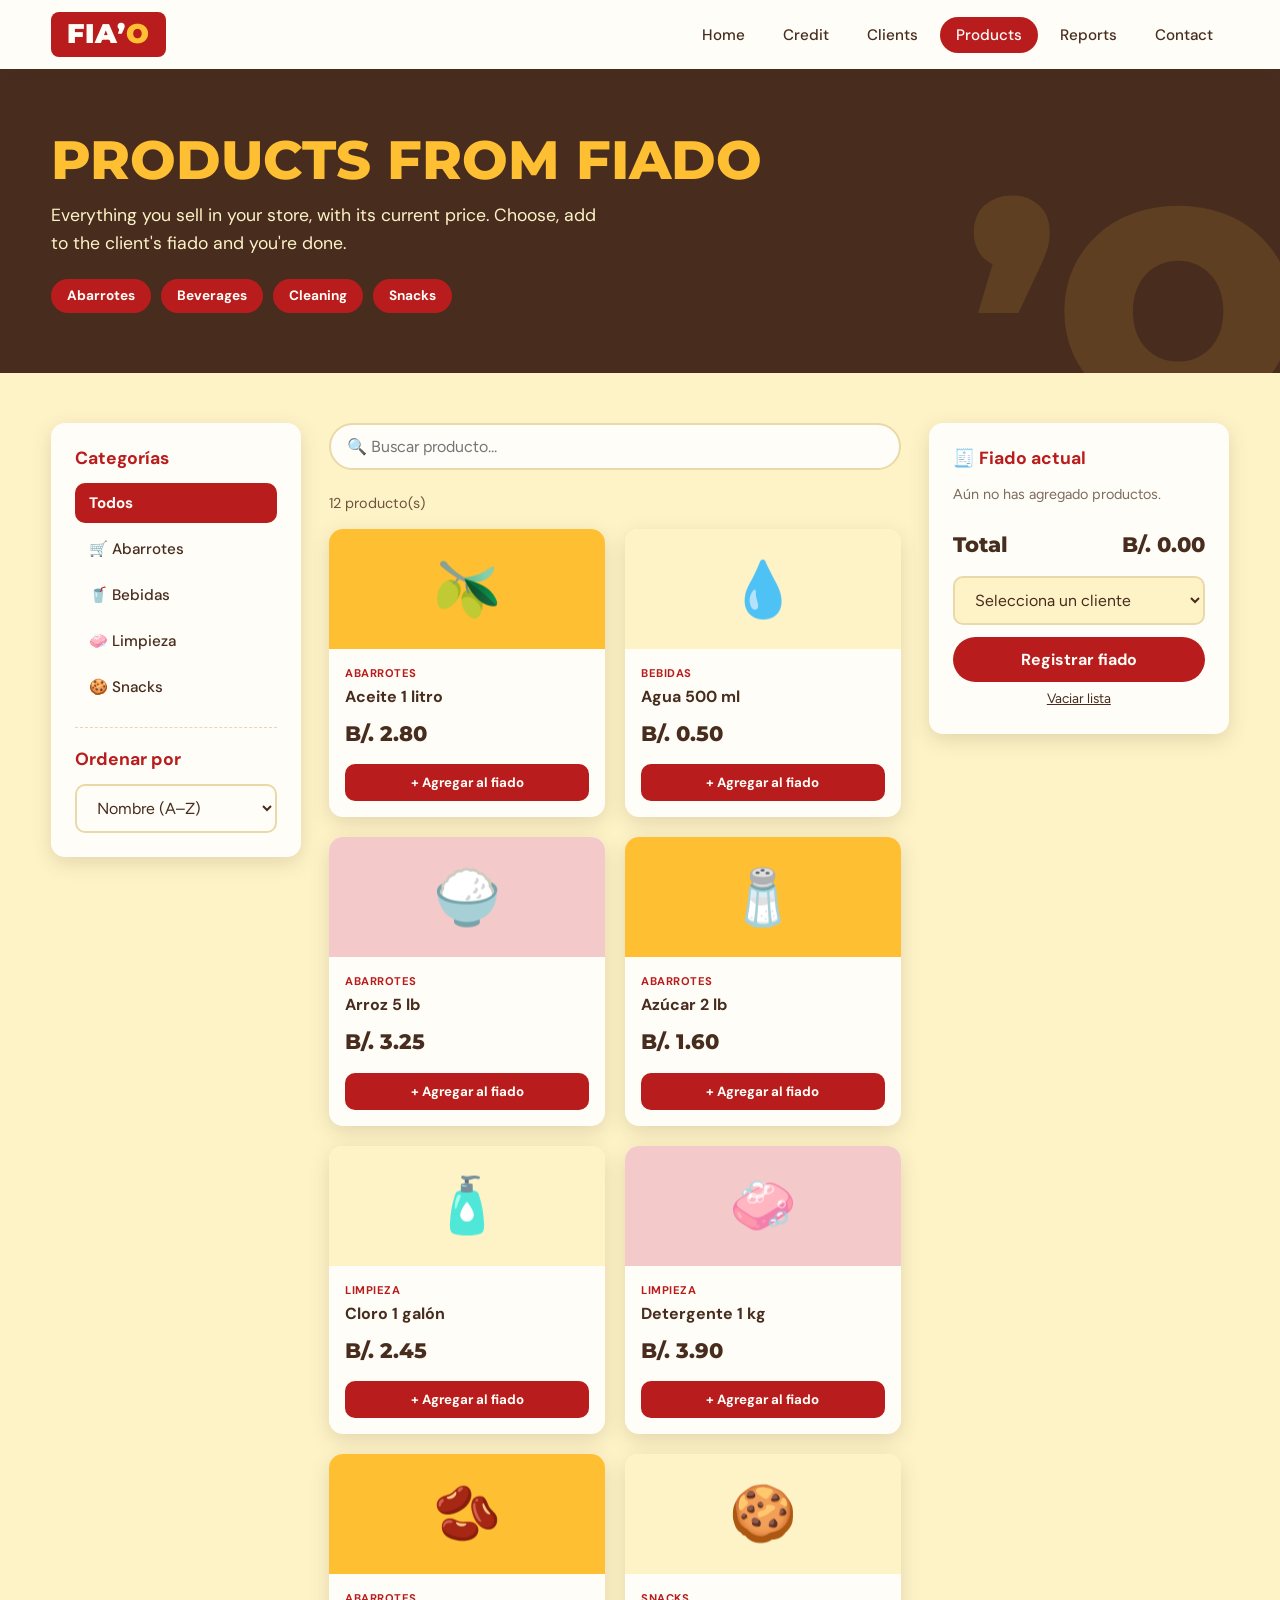
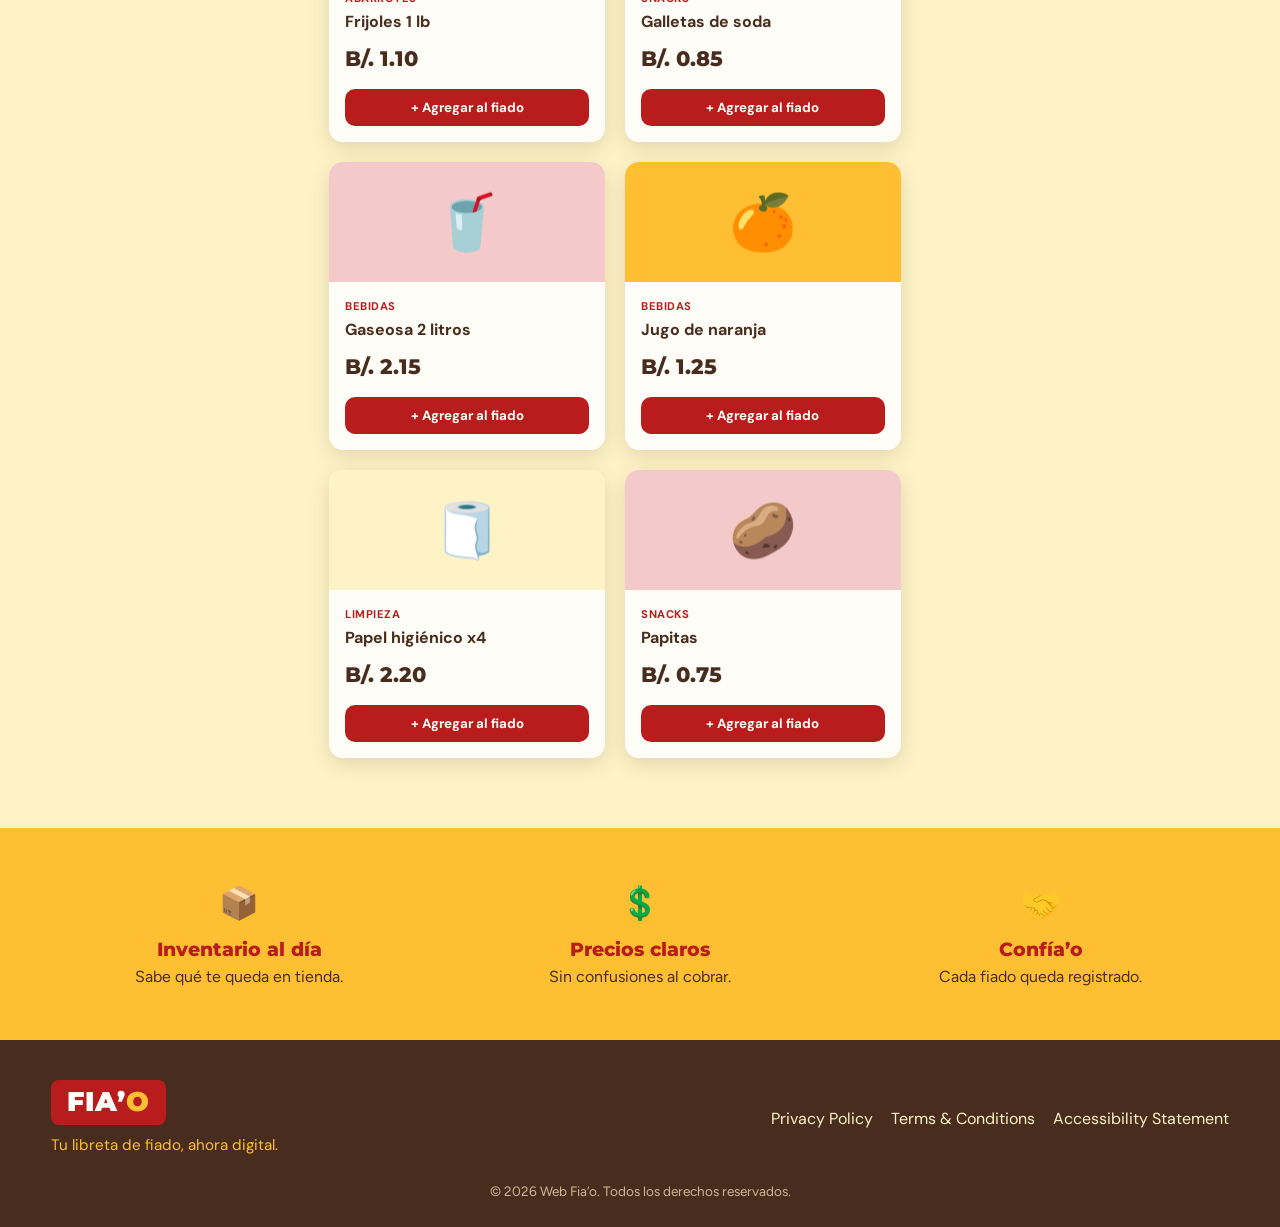
<file: products.html>
<!DOCTYPE html>
<html lang="es">
<head>
<meta charset="UTF-8">
<meta name="viewport" content="width=device-width, initial-scale=1">
<title>Products | Web Fia’o</title>
<link rel="preconnect" href="https://fonts.googleapis.com">
<link rel="preconnect" href="https://fonts.gstatic.com" crossorigin>
<!-- Gotham → Montserrat | Garet → Figtree | DM Sans → DM Sans -->
<link href="https://fonts.googleapis.com/css2?family=DM+Sans:wght@400;500;700&family=Figtree:wght@400;500;600&family=Montserrat:wght@600;700;800;900&display=swap" rel="stylesheet">
<style>
/* ===========================================================
   BRANDING FIA’O
   Colores: #B91C1C · #FFBF32 · #FEF3C7 · #482D1F
   Título: Gotham · Subtítulo: DM Sans · Cuerpo: Garet
   =========================================================== */
:root {
  --rojo:    #B91C1C;
  --amarillo:#FFBF32;
  --crema:   #FEF3C7;
  --cafe:    #482D1F;
  --blanco:  #FFFDF7;

  --font-titulo:    'Gotham', 'Montserrat', sans-serif;
  --font-subtitulo: 'DM Sans', sans-serif;
  --font-cuerpo:    'Garet', 'Figtree', sans-serif;

  --radius: 14px;
  --shadow: 0 6px 20px rgba(72,45,31,.15);
}

* { box-sizing: border-box; margin: 0; padding: 0; }
html { scroll-behavior: smooth; }
body { font-family: var(--font-cuerpo); color: var(--cafe); background: var(--crema); line-height: 1.6; }
h1, h2 { font-family: var(--font-titulo); font-weight: 800; line-height: 1.15; }
h3 { font-family: var(--font-subtitulo); font-weight: 700; line-height: 1.25; }
a { color: inherit; text-decoration: none; }
button { font-family: inherit; }
.container { width: min(1180px, 92%); margin: 0 auto; }

/* ---------- Logo ---------- */
.logo-box { display: inline-block; background: var(--rojo); border-radius: 8px; padding: 6px 16px; font-family: var(--font-titulo); font-weight: 900; font-size: 1.7rem; letter-spacing: 1px; color: var(--blanco); line-height: 1.2; }
.logo-box b { color: var(--amarillo); font-weight: 900; }

/* ---------- Header ---------- */
header { background: var(--blanco); box-shadow: 0 2px 10px rgba(72,45,31,.12); position: sticky; top: 0; z-index: 50; }
.nav { display: flex; align-items: center; justify-content: space-between; padding: 12px 0; flex-wrap: wrap; gap: 10px; }
nav ul { display: flex; list-style: none; gap: 6px; flex-wrap: wrap; }
nav a { padding: 8px 16px; border-radius: 999px; font-family: var(--font-subtitulo); font-weight: 500; font-size: .95rem; transition: .2s; }
nav a:hover { background: var(--crema); color: var(--rojo); }
nav a.active { background: var(--rojo); color: var(--blanco); }

/* ---------- Banner superior ---------- */
.banner { background: var(--cafe); color: var(--crema); padding: 60px 0; position: relative; overflow: hidden; }
.banner::after { content: "’O"; position: absolute; right: -20px; bottom: -80px; font-family: var(--font-titulo); font-weight: 900; font-size: 18rem; color: var(--amarillo); opacity: .12; line-height: 1; pointer-events: none; }
.banner h1 { font-size: clamp(2.2rem, 5vw, 3.4rem); color: var(--amarillo); text-transform: uppercase; }
.banner p { font-family: var(--font-subtitulo); font-size: 1.1rem; max-width: 560px; margin-top: 10px; }
.tags { display: flex; gap: 10px; flex-wrap: wrap; margin-top: 22px; }
.tag { background: var(--rojo); color: var(--blanco); padding: 6px 16px; border-radius: 999px; font-family: var(--font-subtitulo); font-weight: 700; font-size: .85rem; }

/* ---------- Layout catálogo ---------- */
.catalog { padding: 50px 0 70px; }
.layout { display: grid; grid-template-columns: 250px 1fr 300px; gap: 28px; align-items: start; }

/* Barra lateral */
.side, .cart { background: var(--blanco); border-radius: var(--radius); padding: 24px; box-shadow: var(--shadow); position: sticky; top: 90px; }
.side h3, .cart h3 { color: var(--rojo); margin-bottom: 14px; font-size: 1.1rem; }
.cat-list { list-style: none; display: grid; gap: 6px; }
.cat-list button { width: 100%; text-align: left; padding: 10px 14px; border: none; border-radius: 10px; background: transparent; color: var(--cafe); font-family: var(--font-subtitulo); font-weight: 500; font-size: .95rem; cursor: pointer; transition: .2s; display: flex; justify-content: space-between; }
.cat-list button:hover { background: var(--crema); }
.cat-list button.active { background: var(--rojo); color: var(--blanco); font-weight: 700; }
.side hr { border: none; border-top: 1px dashed #ead9a8; margin: 20px 0; }

/* Barra de herramientas */
.tools { display: flex; gap: 12px; margin-bottom: 22px; flex-wrap: wrap; }
input, select, textarea { padding: 12px 16px; border: 2px solid #ead9a8; border-radius: 999px; font-family: var(--font-cuerpo); font-size: 1rem; background: var(--blanco); color: var(--cafe); }
input:focus, select:focus { outline: none; border-color: var(--rojo); }
#buscar { flex: 1; min-width: 180px; }
.count { font-family: var(--font-subtitulo); font-size: .9rem; margin-bottom: 14px; opacity: .8; }

/* Productos */
.grid { display: grid; grid-template-columns: repeat(auto-fill, minmax(190px, 1fr)); gap: 20px; }
.prod { background: var(--blanco); border-radius: var(--radius); overflow: hidden; box-shadow: var(--shadow); display: flex; flex-direction: column; transition: .2s; }
.prod:hover { transform: translateY(-4px); }
.thumb { height: 120px; display: grid; place-items: center; font-size: 3.4rem; background: var(--amarillo); }
.prod:nth-child(3n+2) .thumb { background: var(--crema); }
.prod:nth-child(3n) .thumb { background: #f4c9c9; }
.prod-body { padding: 16px; display: flex; flex-direction: column; gap: 4px; flex: 1; }
.prod small { font-family: var(--font-subtitulo); text-transform: uppercase; letter-spacing: .5px; font-size: .7rem; color: var(--rojo); font-weight: 700; }
.prod h3 { font-size: 1rem; }
.price { font-family: var(--font-titulo); font-weight: 800; font-size: 1.3rem; margin: 6px 0 10px; }
.add { margin-top: auto; padding: 10px; border: none; border-radius: 10px; background: var(--rojo); color: var(--blanco); font-family: var(--font-subtitulo); font-weight: 700; cursor: pointer; transition: .2s; }
.add:hover { background: var(--cafe); }
.empty { padding: 40px; text-align: center; font-family: var(--font-subtitulo); display: none; }

/* Panel de fiado */
.cart ul { list-style: none; display: grid; gap: 10px; max-height: 300px; overflow-y: auto; margin-bottom: 14px; }
.cart li { display: flex; justify-content: space-between; align-items: center; gap: 8px; font-size: .9rem; padding-bottom: 8px; border-bottom: 1px dashed #ead9a8; }
.cart li span { flex: 1; }
.cart li button { border: none; background: var(--crema); color: var(--rojo); width: 26px; height: 26px; border-radius: 50%; font-weight: 700; cursor: pointer; }
.cart .vacio { opacity: .7; font-size: .9rem; border: none; }
.total { display: flex; justify-content: space-between; font-family: var(--font-titulo); font-weight: 800; font-size: 1.3rem; margin: 8px 0 14px; }
.cart select { width: 100%; border-radius: 10px; margin-bottom: 12px; background: var(--crema); }
.cart .confirm { width: 100%; padding: 12px; border: none; border-radius: 999px; background: var(--rojo); color: var(--blanco); font-family: var(--font-subtitulo); font-weight: 700; font-size: 1rem; cursor: pointer; transition: .2s; }
.cart .confirm:hover { background: var(--cafe); }
.cart .clear { width: 100%; margin-top: 8px; background: none; border: none; color: var(--cafe); text-decoration: underline; cursor: pointer; font-size: .85rem; }

/* ---------- Franja promo ---------- */
.promo { background: var(--amarillo); padding: 50px 0; }
.promo-grid { display: grid; grid-template-columns: repeat(auto-fit, minmax(220px, 1fr)); gap: 24px; text-align: center; }
.promo-item strong { display: block; font-family: var(--font-titulo); font-weight: 800; font-size: 1.2rem; color: var(--rojo); }
.promo-item span { font-size: 2rem; display: block; margin-bottom: 4px; }

/* ---------- Footer ---------- */
footer { background: var(--cafe); color: var(--crema); padding: 40px 0 24px; }
.foot { display: flex; justify-content: space-between; align-items: center; flex-wrap: wrap; gap: 20px; }
.tagline { font-family: var(--font-subtitulo); font-size: .95rem; margin-top: 8px; color: var(--amarillo); }
footer ul { list-style: none; display: flex; gap: 18px; flex-wrap: wrap; font-family: var(--font-subtitulo); }
footer a:hover { color: var(--amarillo); }
.copy { text-align: center; margin-top: 24px; font-size: .85rem; opacity: .7; }

@media (max-width: 1000px) {
  .layout { grid-template-columns: 1fr; }
  .side, .cart { position: static; }
  .cat-list { grid-template-columns: repeat(auto-fit, minmax(150px, 1fr)); }
}
</style>
</head>
<body>

<header>
  <div class="container nav">
    <a href="https://luzconcepcion084.wixstudio.com/my-site-6" class="logo-box">FIA’<b>O</b></a>
    <nav>
      <ul>
        <li><a href="https://luzconcepcion084.wixstudio.com/my-site-6">Home</a></li>
        <li><a href="https://luzconcepcion084.wixstudio.com/my-site-6/home-1">Credit</a></li>
        <li><a href="https://luzconcepcion084.wixstudio.com/my-site-6/home-1-2">Clients</a></li>
        <li><a href="https://luzconcepcion084.wixstudio.com/my-site-6/home-1-1" class="active">Products</a></li>
        <li><a href="https://luzconcepcion084.wixstudio.com/my-site-6/home-1-2-1">Reports</a></li>
        <li><a href="https://luzconcepcion084.wixstudio.com/my-site-6/home-1-2-2">Contact</a></li>
      </ul>
    </nav>
  </div>
</header>

<main>
  <!-- BANNER -->
  <div class="banner">
    <div class="container">
      <h1>Products from fiado</h1>
      <p>Everything you sell in your store, with its current price. Choose, add to the client's fiado and you're done.</p>
      <div class="tags">
        <span class="tag">Abarrotes</span><span class="tag">Beverages</span><span class="tag">Cleaning</span><span class="tag">Snacks</span>
      </div>
    </div>
  </div>

  <!-- CATÁLOGO -->
  <section class="catalog">
    <div class="container layout">

      <!-- Categorías -->
      <aside class="side">
        <h3>Categorías</h3>
        <ul class="cat-list" id="cats">
          <li><button class="active" data-cat="todos">Todos</button></li>
          <li><button data-cat="Abarrotes">🛒 Abarrotes</button></li>
          <li><button data-cat="Bebidas">🥤 Bebidas</button></li>
          <li><button data-cat="Limpieza">🧼 Limpieza</button></li>
          <li><button data-cat="Snacks">🍪 Snacks</button></li>
        </ul>
        <hr>
        <h3>Ordenar por</h3>
        <select id="orden" style="width:100%; border-radius:10px;">
          <option value="nombre">Nombre (A–Z)</option>
          <option value="menor">Precio: menor a mayor</option>
          <option value="mayor">Precio: mayor a menor</option>
        </select>
      </aside>

      <!-- Productos -->
      <div>
        <div class="tools">
          <input type="search" id="buscar" placeholder="🔍 Buscar producto...">
        </div>
        <p class="count" id="contador"></p>
        <div class="grid" id="productos"></div>
        <p class="empty" id="vacio">No encontramos productos con ese criterio.</p>
      </div>

      <!-- Fiado actual -->
      <aside class="cart">
        <h3>🧾 Fiado actual</h3>
        <ul id="lista"><li class="vacio">Aún no has agregado productos.</li></ul>
        <div class="total"><span>Total</span><span id="total">B/. 0.00</span></div>
        <select id="clienteSel">
          <option value="">Selecciona un cliente</option>
          <option>María González</option>
          <option>Carlos Pérez</option>
          <option>Ana Rodríguez</option>
          <option>Luis Martínez</option>
        </select>
        <button class="confirm" id="confirmar">Registrar fiado</button>
        <button class="clear" id="vaciar">Vaciar lista</button>
      </aside>

    </div>
  </section>

  <!-- PROMO -->
  <div class="promo">
    <div class="container promo-grid">
      <div class="promo-item"><span>📦</span><strong>Inventario al día</strong>Sabe qué te queda en tienda.</div>
      <div class="promo-item"><span>💲</span><strong>Precios claros</strong>Sin confusiones al cobrar.</div>
      <div class="promo-item"><span>🤝</span><strong>Confía’o</strong>Cada fiado queda registrado.</div>
    </div>
  </div>
</main>

<footer>
  <div class="container">
    <div class="foot">
      <div>
        <span class="logo-box">FIA’<b>O</b></span>
        <p class="tagline">Tu libreta de fiado, ahora digital.</p>
      </div>
      <ul>
        <li><a href="#">Privacy Policy</a></li>
        <li><a href="#">Terms &amp; Conditions</a></li>
        <li><a href="#">Accessibility Statement</a></li>
      </ul>
    </div>
    <p class="copy">© 2026 Web Fia’o. Todos los derechos reservados.</p>
  </div>
</footer>

<script>
  /* ====== PRODUCTOS (edita esta lista con los tuyos) ====== */
  const productos = [
    { id: 1,  nombre: 'Arroz 5 lb',          cat: 'Abarrotes', precio: 3.25, icono: '🍚' },
    { id: 2,  nombre: 'Aceite 1 litro',      cat: 'Abarrotes', precio: 2.80, icono: '🫒' },
    { id: 3,  nombre: 'Frijoles 1 lb',       cat: 'Abarrotes', precio: 1.10, icono: '🫘' },
    { id: 4,  nombre: 'Azúcar 2 lb',         cat: 'Abarrotes', precio: 1.60, icono: '🧂' },
    { id: 5,  nombre: 'Gaseosa 2 litros',    cat: 'Bebidas',   precio: 2.15, icono: '🥤' },
    { id: 6,  nombre: 'Agua 500 ml',         cat: 'Bebidas',   precio: 0.50, icono: '💧' },
    { id: 7,  nombre: 'Jugo de naranja',     cat: 'Bebidas',   precio: 1.25, icono: '🍊' },
    { id: 8,  nombre: 'Detergente 1 kg',     cat: 'Limpieza',  precio: 3.90, icono: '🧼' },
    { id: 9,  nombre: 'Cloro 1 galón',       cat: 'Limpieza',  precio: 2.45, icono: '🧴' },
    { id: 10, nombre: 'Papel higiénico x4',  cat: 'Limpieza',  precio: 2.20, icono: '🧻' },
    { id: 11, nombre: 'Galletas de soda',    cat: 'Snacks',    precio: 0.85, icono: '🍪' },
    { id: 12, nombre: 'Papitas',             cat: 'Snacks',    precio: 0.75, icono: '🥔' }
  ];

  const $ = id => document.getElementById(id);
  let categoria = 'todos';
  let carrito = [];

  const dinero = n => 'B/. ' + n.toFixed(2);

  /* ----- Catálogo ----- */
  function pintarProductos() {
    const q = $('buscar').value.trim().toLowerCase();
    let lista = productos.filter(p =>
      (categoria === 'todos' || p.cat === categoria) &&
      p.nombre.toLowerCase().includes(q)
    );
    const orden = $('orden').value;
    if (orden === 'menor') lista.sort((a, b) => a.precio - b.precio);
    else if (orden === 'mayor') lista.sort((a, b) => b.precio - a.precio);
    else lista.sort((a, b) => a.nombre.localeCompare(b.nombre));

    $('productos').innerHTML = lista.map(p => `
      <article class="prod">
        <div class="thumb">${p.icono}</div>
        <div class="prod-body">
          <small>${p.cat}</small>
          <h3>${p.nombre}</h3>
          <div class="price">${dinero(p.precio)}</div>
          <button class="add" onclick="agregar(${p.id})">+ Agregar al fiado</button>
        </div>
      </article>`).join('');

    $('contador').textContent = lista.length + ' producto(s)';
    $('vacio').style.display = lista.length ? 'none' : 'block';
  }

  /* ----- Fiado actual ----- */
  function pintarCarrito() {
    if (!carrito.length) {
      $('lista').innerHTML = '<li class="vacio">Aún no has agregado productos.</li>';
    } else {
      $('lista').innerHTML = carrito.map((c, i) => `
        <li><span>${c.cant} × ${c.nombre}</span><strong>${dinero(c.cant * c.precio)}</strong>
        <button onclick="quitar(${i})" aria-label="Quitar">×</button></li>`).join('');
    }
    $('total').textContent = dinero(carrito.reduce((s, c) => s + c.cant * c.precio, 0));
  }

  function agregar(id) {
    const p = productos.find(x => x.id === id);
    const ya = carrito.find(c => c.id === id);
    ya ? ya.cant++ : carrito.push({ ...p, cant: 1 });
    pintarCarrito();
  }
  function quitar(i) {
    carrito[i].cant > 1 ? carrito[i].cant-- : carrito.splice(i, 1);
    pintarCarrito();
  }

  $('vaciar').onclick = () => { carrito = []; pintarCarrito(); };
  $('confirmar').onclick = () => {
    if (!carrito.length) return alert('Agrega al menos un producto.');
    if (!$('clienteSel').value) return alert('Selecciona un cliente.');
    alert('Fiado registrado para ' + $('clienteSel').value + ' por ' + $('total').textContent + ' ✔');
    carrito = []; pintarCarrito(); $('clienteSel').value = '';
  };

  /* ----- Eventos ----- */
  $('buscar').addEventListener('input', pintarProductos);
  $('orden').addEventListener('change', pintarProductos);
  document.querySelectorAll('#cats button').forEach(b => b.addEventListener('click', () => {
    document.querySelectorAll('#cats button').forEach(x => x.classList.remove('active'));
    b.classList.add('active');
    categoria = b.dataset.cat;
    pintarProductos();
  }));

  pintarProductos();
  pintarCarrito();
</script>

</body>
</html>
</file>
<file: styles.css>
/* ==========================================================
   FIA'O - Estilos compartidos
   Cuando llegue el branding, cambia solo las variables de :root
   ========================================================== */

:root {
  /* Colores */
  --red-bg: #b81c1c;
  --red-nav: #be2a2a;
  --red-strong: #d9111f;
  --yellow: #ffc82c;
  --yellow-soft: #fbbf24;
  --cream: #fef0c4;
  --brown: #4a1608;
  --brown-soft: #7a3a1c;
  --white: #ffffff;
  --green: #16a34a;
  --green-soft: #dcfce7;
  --pending-soft: #fef08a;

  /* Tipografías */
  --font-title: "Archivo", "Segoe UI", sans-serif;
  --font-body: "Poppins", "Segoe UI", sans-serif;

  /* Otros */
  --radius: 18px;
  --shadow: 0 6px 18px rgba(0, 0, 0, 0.18);
}

* { margin: 0; padding: 0; box-sizing: border-box; }

body {
  font-family: var(--font-body);
  background: var(--white);
  color: var(--brown);
  line-height: 1.5;
}

a { color: inherit; text-decoration: none; }
ul { list-style: none; }

/* ---------- Header / Navegación ---------- */
.site-header {
  background: var(--white);
  padding: 12px 30px 18px;
  position: sticky;
  top: 0;
  z-index: 50;
}

.navbar {
  background: var(--red-nav);
  border-radius: 10px;
  box-shadow: var(--shadow);
  padding: 14px 30px;
  display: flex;
  align-items: center;
  justify-content: space-between;
  gap: 20px;
}

.logo {
  font-family: var(--font-title);
  font-weight: 800;
  font-size: 2rem;
  color: var(--white);
  letter-spacing: 1px;
  display: flex;
  align-items: center;
}
.logo .ring {
  display: inline-block;
  width: 28px;
  height: 28px;
  border: 6px solid var(--yellow);
  border-radius: 50%;
  margin-left: 6px;
}

.nav-links {
  display: flex;
  flex-wrap: wrap;
  gap: 14px;
  margin-right: 40px;
}
.nav-links a {
  background: var(--yellow);
  color: var(--brown);
  padding: 8px 22px;
  border-radius: 999px;
  font-weight: 500;
  transition: transform 0.15s, box-shadow 0.15s;
}
.nav-links a:hover { transform: translateY(-2px); box-shadow: 0 4px 10px rgba(0,0,0,.2); }
.nav-links a.active { box-shadow: inset 0 0 0 2px var(--brown); }

/* ---------- Botones ---------- */
.btn {
  display: inline-block;
  background: var(--yellow);
  color: var(--brown);
  border: 0;
  border-radius: 999px;
  padding: 14px 0;
  min-width: 230px;
  text-align: center;
  font: inherit;
  font-weight: 500;
  cursor: pointer;
  transition: transform 0.15s, background 0.15s;
}
.btn:hover { background: var(--yellow-soft); transform: translateY(-2px); }

/* ==========================================================
   HOME
   ========================================================== */
.hero {
  background: var(--red-bg);
  min-height: calc(100vh - 100px);
  display: grid;
  grid-template-columns: 1.1fr 1fr;
  align-items: center;
  gap: 40px;
  padding: 40px 6vw 0;
  overflow: hidden;
}

.hero-text h1 {
  font-family: var(--font-title);
  font-weight: 800;
  font-size: clamp(2.6rem, 6vw, 5rem);
  line-height: 1.1;
  color: var(--white);
  margin-bottom: 30px;
}
.hero-text h1 span { color: var(--yellow); }

.hero-text p {
  color: var(--white);
  font-size: 1.1rem;
  max-width: 600px;
  margin-bottom: 50px;
}

.hero-actions { display: flex; flex-wrap: wrap; gap: 40px; }

/* Teléfono */
.hero-phone { display: flex; justify-content: center; align-self: end; }

.phone {
  width: 340px;
  max-width: 100%;
  background: #111;
  border-radius: 46px 46px 0 0;
  padding: 14px 14px 0;
  box-shadow: var(--shadow);
}
.phone-screen {
  background: var(--white);
  border-radius: 34px 34px 0 0;
  overflow: hidden;
  min-height: 560px;
}
.phone-top {
  background: linear-gradient(180deg, #f20c24, #d9111f);
  color: var(--white);
  padding: 26px 24px 28px;
}
.phone-top .row { display: flex; justify-content: space-between; align-items: center; }
.phone-logo { font-family: var(--font-title); font-weight: 800; display: flex; align-items: center; gap: 6px; }
.phone-logo i {
  width: 18px; height: 18px; border-radius: 50%;
  border: 4px solid var(--yellow); display: inline-block;
}
.phone-top .greeting { margin-top: 24px; font-size: 1.05rem; }
.phone-top .balance { font-size: 2rem; font-weight: 600; line-height: 1.2; }
.phone-top .label { font-size: 0.9rem; }

.debtor-list { padding: 10px 18px; }
.debtor {
  display: flex;
  align-items: center;
  gap: 12px;
  padding: 14px 6px;
  border-bottom: 1px solid #eee;
}
.avatar {
  width: 42px; height: 42px; border-radius: 50%;
  background: #fbd0d6; color: #b81c1c;
  display: grid; place-items: center; font-weight: 600;
}
.avatar.green { background: #cfe8e0; color: #1d4d3d; }
.debtor .info { flex: 1; line-height: 1.2; font-size: 0.95rem; }
.debtor .info small { display: block; font-size: 0.8rem; color: #444; }
.debtor .amount { font-weight: 600; color: #b81c1c; }
.debtor .amount.dark { color: #1d4d3d; }

/* ==========================================================
   CREDIT
   ========================================================== */
.credit-page {
  background: var(--red-bg);
  padding: 22px 20px 50px;
  min-height: calc(100vh - 100px);
}

.credit-grid {
  max-width: 1300px;
  margin: 0 auto;
  display: grid;
  grid-template-columns: 1fr 1.25fr 1fr;
  gap: 28px;
  align-items: start;
}
.col { display: flex; flex-direction: column; gap: 28px; }

.card {
  background: var(--cream);
  border: 2px solid var(--yellow);
  border-radius: var(--radius);
  padding: 28px;
}
.card h2 { font-size: 1.5rem; margin-bottom: 6px; }
.card .sub { color: var(--brown-soft); margin-bottom: 18px; }

.mini-card {
  background: var(--white);
  border: 1px solid var(--yellow);
  border-radius: 12px;
  padding: 14px 18px;
}
.mini-card span { font-size: 0.8rem; font-weight: 600; display: block; }
.mini-card strong { font-size: 1.6rem; color: var(--red-bg); }

.red-text { color: var(--red-bg); }
.green-text { color: var(--green); }

/* Selector de cliente */
.select-title { font-weight: 600; margin-bottom: 14px; }
select {
  width: 100%;
  padding: 14px 16px;
  background: var(--white);
  border: 2px solid var(--yellow);
  border-radius: 12px;
  font: inherit;
  font-weight: 600;
  font-size: 1.1rem;
  color: var(--brown);
}

/* Cliente */
.customer-name { display: flex; align-items: center; gap: 10px; font-size: 1.6rem; font-weight: 700; margin-bottom: 18px; }
.customer-name .dot {
  width: 30px; height: 30px; border-radius: 50%;
  background: var(--red-bg); color: var(--white);
  display: grid; place-items: center; font-size: 1rem;
}
.two-cols { display: grid; grid-template-columns: 1fr 1fr; gap: 16px; }

.progress {
  height: 12px; background: var(--white); border: 1px solid var(--yellow);
  border-radius: 999px; margin: 22px 0 8px; overflow: hidden;
}
.progress span { display: block; height: 100%; width: 35%; background: var(--red-bg); }
.progress-info { display: flex; justify-content: space-between; font-weight: 600; font-size: 0.9rem; }

/* Bloqueo automático */
.block-card { display: flex; justify-content: space-between; align-items: center; gap: 16px; }
.block-card h2 { margin-bottom: 4px; }
.block-card p { font-size: 0.9rem; color: var(--brown-soft); }

.switch { position: relative; width: 60px; height: 32px; flex-shrink: 0; }
.switch input { display: none; }
.switch .slider {
  position: absolute; inset: 0; background: #bbb;
  border-radius: 999px; transition: 0.2s; cursor: pointer;
}
.switch .slider::before {
  content: ""; position: absolute; width: 24px; height: 24px; top: 4px; left: 4px;
  background: var(--white); border-radius: 50%; transition: 0.2s;
}
.switch input:checked + .slider { background: var(--red-bg); }
.switch input:checked + .slider::before { transform: translateX(28px); }

/* Historial */
.history { max-height: 330px; overflow-y: auto; display: flex; flex-direction: column; gap: 12px; padding-right: 6px; }
.history-item {
  background: var(--white);
  border: 1px solid var(--yellow);
  border-radius: 14px;
  padding: 12px 16px;
  display: flex;
  align-items: center;
  gap: 14px;
}
.date {
  background: var(--cream); border: 1px solid var(--yellow); border-radius: 8px;
  padding: 4px 10px; text-align: center; font-weight: 700; line-height: 1.1; min-width: 52px;
}
.date small { display: block; font-size: 0.65rem; }
.icon-circle {
  width: 42px; height: 42px; border-radius: 50%;
  background: var(--cream); border: 1px solid var(--yellow);
  display: grid; place-items: center; flex-shrink: 0;
}
.history-item .desc { flex: 1; font-weight: 600; line-height: 1.2; }
.history-item .desc small { display: block; font-weight: 400; color: var(--brown-soft); }
.history-item .money { font-weight: 700; color: var(--red-bg); white-space: nowrap; }
.badge { padding: 4px 14px; border-radius: 999px; font-size: 0.8rem; font-weight: 600; }
.badge.pending { background: var(--pending-soft); color: #854d0e; }
.badge.paid { background: var(--green-soft); color: var(--green); }

.link-more { display: inline-block; margin-top: 18px; font-weight: 600; color: var(--red-bg); }
.link-more:hover { text-decoration: underline; }

/* Registrar pago */
label.field { display: block; font-weight: 600; margin-bottom: 8px; }
input[type="number"] {
  width: 100%; padding: 16px; margin-bottom: 20px;
  border: 2px solid var(--yellow); border-radius: 12px;
  font: inherit; font-size: 1.1rem; color: var(--brown);
}
.radio-row { display: flex; gap: 40px; margin-bottom: 22px; }
.radio-row label { display: flex; flex-direction: column; align-items: center; gap: 6px; font-weight: 600; cursor: pointer; }
.button-row { display: flex; gap: 14px; flex-wrap: wrap; }
.button-row .btn { min-width: 0; flex: 1; padding: 16px 10px; border: 2px solid var(--yellow-soft); font-weight: 600; }
.btn.outline { background: var(--white); }
.btn.outline:hover { background: var(--cream); }

/* Actividad reciente */
.activity li {
  display: flex; align-items: center; gap: 14px;
  padding: 14px 0; border-bottom: 1px solid #f0d99a;
}
.activity li:last-child { border-bottom: 0; }
.activity .text { flex: 1; line-height: 1.3; }
.activity .text strong { display: block; }
.activity .text small { color: var(--brown-soft); }
.activity .when { font-weight: 600; font-size: 0.9rem; display: flex; align-items: center; gap: 6px; }
.status-dot { width: 9px; height: 9px; border-radius: 50%; background: var(--green); display: inline-block; }
.status-dot.warn { background: #ca8a04; }

/* ---------- Responsive ---------- */
@media (max-width: 1000px) {
  .credit-grid { grid-template-columns: 1fr; }
  .hero { grid-template-columns: 1fr; padding-top: 50px; }
  .hero-phone { margin-top: 20px; }
}
@media (max-width: 720px) {
  .site-header { padding: 10px 12px 14px; }
  .navbar { flex-direction: column; padding: 14px; }
  .nav-links { margin-right: 0; justify-content: center; }
  .hero-actions { gap: 16px; }
  .btn { min-width: 160px; }
}
</file>
